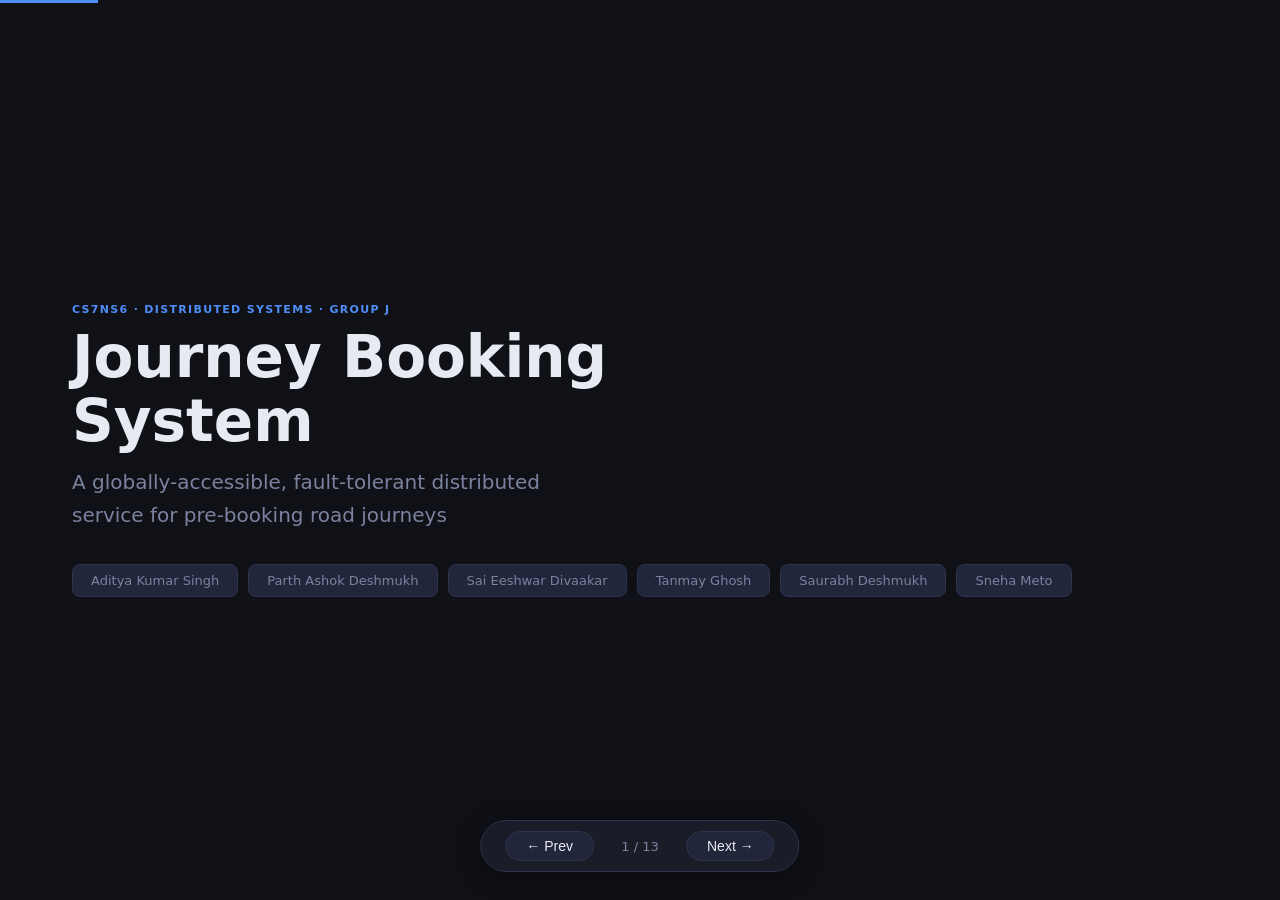
<file: docs/demo-slides.html>
<!DOCTYPE html>
<html lang="en">
<head>
<meta charset="UTF-8">
<meta name="viewport" content="width=device-width, initial-scale=1.0">
<title>Group J — Distributed Journey Booking System</title>
<style>
  :root {
    --bg:      #0f1117;
    --surface: #1a1d27;
    --card:    #22263a;
    --accent:  #4f8ef7;
    --green:   #3ecf8e;
    --orange:  #f7934f;
    --red:     #f74f4f;
    --yellow:  #f7d44f;
    --text:    #e8eaf2;
    --muted:   #7b82a0;
    --border:  #2e3350;
  }
  * { box-sizing: border-box; margin: 0; padding: 0; }
  body {
    font-family: 'Segoe UI', system-ui, sans-serif;
    background: var(--bg);
    color: var(--text);
    height: 100vh;
    overflow: hidden;
  }

  /* ── Slide container ── */
  .deck { width: 100%; height: 100vh; position: relative; }
  .slide {
    position: absolute; inset: 0;
    display: none; flex-direction: column;
    padding: 52px 72px;
    background: var(--bg);
    animation: fadeIn .25s ease;
  }
  .slide.active { display: flex; }
  @keyframes fadeIn { from { opacity: 0; transform: translateY(6px); } to { opacity: 1; transform: translateY(0); } }

  /* ── Navigation ── */
  .nav {
    position: fixed; bottom: 28px; left: 50%; transform: translateX(-50%);
    display: flex; align-items: center; gap: 16px;
    background: var(--surface); border: 1px solid var(--border);
    border-radius: 40px; padding: 10px 24px;
    z-index: 100; box-shadow: 0 4px 24px rgba(0,0,0,.4);
  }
  .nav button {
    background: var(--card); border: 1px solid var(--border);
    color: var(--text); border-radius: 20px;
    padding: 6px 20px; cursor: pointer; font-size: 14px;
    transition: background .15s, border-color .15s;
  }
  .nav button:hover { background: var(--accent); border-color: var(--accent); }
  #slide-counter { font-size: 13px; color: var(--muted); min-width: 60px; text-align: center; }
  .progress {
    position: fixed; top: 0; left: 0; height: 3px;
    background: var(--accent); transition: width .25s;
    z-index: 100;
  }

  /* ── Typography ── */
  .eyebrow {
    font-size: 11px; letter-spacing: .12em; text-transform: uppercase;
    color: var(--accent); margin-bottom: 10px; font-weight: 600;
  }
  h1 { font-size: 52px; font-weight: 700; line-height: 1.1; }
  h2 { font-size: 34px; font-weight: 700; line-height: 1.15; margin-bottom: 28px; }
  h3 { font-size: 19px; font-weight: 600; margin-bottom: 10px; }
  p  { font-size: 16px; line-height: 1.65; color: var(--muted); }
  .subtitle { font-size: 20px; color: var(--muted); margin-top: 12px; }
  .tag {
    display: inline-block; font-size: 11px; font-weight: 700;
    letter-spacing: .08em; text-transform: uppercase;
    padding: 3px 10px; border-radius: 4px; margin-right: 6px;
  }
  .tag-blue   { background: rgba(79,142,247,.15); color: var(--accent); }
  .tag-green  { background: rgba(62,207,142,.15); color: var(--green);  }
  .tag-orange { background: rgba(247,147,79,.15); color: var(--orange); }
  .tag-red    { background: rgba(247,79,79,.15);  color: var(--red);    }
  .tag-yellow { background: rgba(247,212,79,.15); color: var(--yellow); }

  /* ── Layout helpers ── */
  .cols { display: grid; gap: 24px; }
  .cols-2 { grid-template-columns: 1fr 1fr; }
  .cols-3 { grid-template-columns: 1fr 1fr 1fr; }
  .cols-4 { grid-template-columns: repeat(4, 1fr); }
  .card {
    background: var(--card); border: 1px solid var(--border);
    border-radius: 12px; padding: 22px 24px;
  }
  .card-accent { border-left: 3px solid var(--accent); }
  .card-green  { border-left: 3px solid var(--green);  }
  .card-orange { border-left: 3px solid var(--orange); }
  .card-red    { border-left: 3px solid var(--red);    }
  .card-yellow { border-left: 3px solid var(--yellow); }

  ul { list-style: none; padding: 0; }
  ul li { padding: 5px 0; font-size: 15px; color: var(--muted); }
  ul li::before { content: "→ "; color: var(--accent); font-weight: 700; }

  /* ── Diagram elements ── */
  .flow {
    display: flex; align-items: center; gap: 0;
    background: var(--surface); border: 1px solid var(--border);
    border-radius: 10px; padding: 18px 24px;
    overflow: hidden; flex-wrap: wrap; row-gap: 12px;
  }
  .flow-box {
    background: var(--card); border: 1px solid var(--border);
    border-radius: 8px; padding: 10px 16px;
    font-size: 13px; font-weight: 600; white-space: nowrap;
    text-align: center;
  }
  .flow-arrow {
    font-size: 18px; color: var(--muted); padding: 0 10px; flex-shrink: 0;
  }
  .flow-box.highlight { border-color: var(--accent); color: var(--accent); }
  .flow-box.ok        { border-color: var(--green);  color: var(--green);  }
  .flow-box.warn      { border-color: var(--orange); color: var(--orange); }
  .flow-box.bad       { border-color: var(--red);    color: var(--red);    }

  /* ── Service grid ── */
  .svc {
    display: flex; flex-direction: column; justify-content: space-between;
    background: var(--card); border: 1px solid var(--border);
    border-radius: 10px; padding: 18px;
  }
  .svc-name { font-size: 14px; font-weight: 700; margin-bottom: 6px; }
  .svc-lang { font-size: 11px; color: var(--muted); margin-bottom: 10px; }
  .svc-desc { font-size: 12px; color: var(--muted); line-height: 1.5; }

  /* ── Title slide ── */
  .title-slide { justify-content: center; }
  .title-slide h1 { font-size: 58px; }
  .members { display: flex; flex-wrap: wrap; gap: 10px; margin-top: 32px; }
  .member-tag {
    background: var(--card); border: 1px solid var(--border);
    border-radius: 8px; padding: 8px 18px;
    font-size: 13px; color: var(--muted);
  }

  /* ── Tradeoff table ── */
  .tradeoff-table { width: 100%; border-collapse: collapse; font-size: 14px; }
  .tradeoff-table th {
    background: var(--surface); color: var(--muted);
    text-align: left; padding: 10px 14px;
    font-size: 11px; letter-spacing: .08em; text-transform: uppercase;
    border-bottom: 1px solid var(--border);
  }
  .tradeoff-table td {
    padding: 10px 14px; border-bottom: 1px solid var(--border);
    vertical-align: top; color: var(--muted); line-height: 1.5;
  }
  .tradeoff-table tr:last-child td { border-bottom: none; }
  .tradeoff-table td:first-child { color: var(--text); font-weight: 600; }

  /* ── Demo step list ── */
  .steps { counter-reset: step; }
  .step {
    counter-increment: step;
    display: flex; gap: 18px; align-items: flex-start;
    padding: 14px 0; border-bottom: 1px solid var(--border);
  }
  .step:last-child { border-bottom: none; }
  .step-num {
    background: var(--accent); color: #fff;
    font-size: 12px; font-weight: 800;
    width: 26px; height: 26px; border-radius: 50%;
    display: flex; align-items: center; justify-content: center;
    flex-shrink: 0; margin-top: 2px;
  }
  .step-title { font-size: 15px; font-weight: 600; margin-bottom: 3px; }
  .step-desc  { font-size: 13px; color: var(--muted); line-height: 1.5; }

  /* ── Stat boxes ── */
  .stat { text-align: center; padding: 24px 16px; }
  .stat-num { font-size: 40px; font-weight: 800; color: var(--accent); }
  .stat-label { font-size: 13px; color: var(--muted); margin-top: 4px; }

  /* ── Known gap list ── */
  .gap-item {
    background: var(--card); border: 1px solid var(--border);
    border-left: 3px solid var(--orange);
    border-radius: 8px; padding: 14px 18px; margin-bottom: 10px;
  }
  .gap-title { font-size: 14px; font-weight: 700; margin-bottom: 4px; }
  .gap-body  { font-size: 13px; color: var(--muted); line-height: 1.5; }
</style>
</head>
<body>

<div class="progress" id="progress"></div>

<div class="deck" id="deck">

  <!-- ═══════════════════════════════════════════ SLIDE 1 — TITLE -->
  <div class="slide title-slide active">
    <div class="eyebrow">CS7NS6 · Distributed Systems · Group J</div>
    <h1>Journey Booking<br>System</h1>
    <p class="subtitle">A globally-accessible, fault-tolerant distributed<br>service for pre-booking road journeys</p>
    <div class="members">
      <span class="member-tag">Aditya Kumar Singh</span>
      <span class="member-tag">Parth Ashok Deshmukh</span>
      <span class="member-tag">Sai Eeshwar Divaakar</span>
      <span class="member-tag">Tanmay Ghosh</span>
      <span class="member-tag">Saurabh Deshmukh</span>
      <span class="member-tag">Sneha Meto</span>
    </div>
  </div>

  <!-- ═══════════════════════════════════════════ SLIDE 2 — PROBLEM -->
  <div class="slide">
    <div class="eyebrow">Problem Statement</div>
    <h2>What are we building?</h2>
    <div class="cols cols-2" style="margin-bottom:24px;">
      <div class="card card-accent">
        <h3>The Constraint</h3>
        <p>No driver may start a journey without a <strong style="color:var(--text)">confirmed booking</strong>. The system must enforce this even under concurrent load and partial failures.</p>
      </div>
      <div class="card card-green">
        <h3>The Scale</h3>
        <p>1M active drivers nationally. 30% book in a 30-minute morning peak = <strong style="color:var(--text)">~167 bookings/s</strong>. Our two-node demo targets 50/s per node.</p>
      </div>
    </div>
    <div class="cols cols-3">
      <div class="card">
        <h3>Drivers</h3>
        <ul>
          <li>Register &amp; login</li>
          <li>Book a journey</li>
          <li>Get real-time confirmation</li>
          <li>Cancel bookings</li>
        </ul>
      </div>
      <div class="card">
        <h3>System</h3>
        <ul>
          <li>Detect scheduling conflicts</li>
          <li>Enforce road capacity</li>
          <li>Survive node failures</li>
          <li>Replicate across laptops</li>
        </ul>
      </div>
      <div class="card">
        <h3>Enforcement Agents</h3>
        <ul>
          <li>Verify vehicle at roadside</li>
          <li>&lt;200ms response required</li>
          <li>Works during partitions</li>
          <li>Sub-20ms cache hit</li>
        </ul>
      </div>
    </div>
  </div>

  <!-- ═══════════════════════════════════════════ SLIDE 3 — ARCHITECTURE -->
  <div class="slide">
    <div class="eyebrow">Architecture</div>
    <h2>Six microservices, each with its own database</h2>
    <div class="cols cols-3" style="margin-bottom:20px;">
      <div class="svc">
        <div>
          <div class="svc-name" style="color:var(--accent)">User Service</div>
          <div class="svc-lang">Python / FastAPI · Port 8001</div>
          <div class="svc-desc">JWT auth, vehicle CRUD, distributed lock on registration, read/write replica split</div>
        </div>
      </div>
      <div class="svc">
        <div>
          <div class="svc-name" style="color:var(--green)">Journey Service</div>
          <div class="svc-lang">Python / FastAPI · Port 8002</div>
          <div class="svc-desc">Saga orchestrator, transactional outbox, circuit breaker, idempotency, 2PC coordinator, peer health monitor</div>
        </div>
      </div>
      <div class="svc">
        <div>
          <div class="svc-name" style="color:var(--orange)">Conflict Service</div>
          <div class="svc-lang">Go / chi · Port 8003</div>
          <div class="svc-desc">SERIALIZABLE + SELECT FOR UPDATE, 1km grid-cell road model, 30-min slots, cross-node slot replication</div>
        </div>
      </div>
    </div>
    <div class="cols cols-3">
      <div class="svc">
        <div>
          <div class="svc-name" style="color:var(--yellow)">Notification Service</div>
          <div class="svc-lang">Go / chi + Gorilla WS · Port 8004</div>
          <div class="svc-desc">WebSocket push, Redis history (50 entries, 7-day TTL), exactly-once dedup via SETNX</div>
        </div>
      </div>
      <div class="svc">
        <div>
          <div class="svc-name" style="color:var(--red)">Enforcement Service</div>
          <div class="svc-lang">Python / FastAPI · Port 8005</div>
          <div class="svc-desc">Redis-first lookup, &lt;20ms cache hit, stale header on partition, licence→user cache 24h TTL</div>
        </div>
      </div>
      <div class="svc">
        <div>
          <div class="svc-name" style="color:var(--muted)">Analytics Service</div>
          <div class="svc-lang">Go / chi · Port 8006</div>
          <div class="svc-desc">Dual-write counters, hourly rollup, WAL replica-lag endpoint, aggregate health view</div>
        </div>
      </div>
    </div>
  </div>

  <!-- ═══════════════════════════════════════════ SLIDE 4 — INFRA -->
  <div class="slide">
    <div class="eyebrow">Infrastructure</div>
    <h2>26 containers, every node runs the full stack</h2>
    <div class="cols cols-4" style="margin-bottom:20px;">
      <div class="stat card">
        <div class="stat-num">4</div>
        <div class="stat-label">PostgreSQL primary+replica pairs (one per service)</div>
      </div>
      <div class="stat card">
        <div class="stat-num">3</div>
        <div class="stat-label">Redis Sentinel nodes (quorum 2)</div>
      </div>
      <div class="stat card">
        <div class="stat-num">3</div>
        <div class="stat-label">RabbitMQ cluster nodes (topic exchange)</div>
      </div>
      <div class="stat card">
        <div class="stat-num">2</div>
        <div class="stat-label">nginx instances behind HAProxy at :8080</div>
      </div>
    </div>
    <div class="cols cols-2">
      <div class="card card-accent">
        <h3>Why database-per-service?</h3>
        <p>Independent schema evolution, no cross-service joins, bounded failure blast radius. Each service owns its data contract. Trade-off: joins become API calls.</p>
      </div>
      <div class="card card-green">
        <h3>Why every laptop runs the full stack?</h3>
        <p>Losing one laptop doesn't take the system down. No shared database tier to fail. Active-active means any node can serve any request. Trade-off: more memory per machine.</p>
      </div>
    </div>
  </div>

  <!-- ═══════════════════════════════════════════ SLIDE 5 — BOOKING SAGA -->
  <div class="slide">
    <div class="eyebrow">Core Flow</div>
    <h2>The Booking Saga</h2>
    <div class="flow" style="margin-bottom:24px;">
      <div class="flow-box">Client POST /journeys</div>
      <div class="flow-arrow">→</div>
      <div class="flow-box">Idempotency check</div>
      <div class="flow-arrow">→</div>
      <div class="flow-box highlight">INSERT PENDING</div>
      <div class="flow-arrow">→</div>
      <div class="flow-box">SERIALIZABLE check<br><small style="color:var(--muted)">conflict-service</small></div>
      <div class="flow-arrow">→</div>
      <div class="flow-box ok">CONFIRMED +<br>outbox event</div>
      <div class="flow-arrow">→</div>
      <div class="flow-box">RabbitMQ fan-out<br><small style="color:var(--muted)">async</small></div>
    </div>
    <div class="cols cols-3">
      <div class="card card-accent">
        <h3>Transactional Outbox</h3>
        <p>Journey row and outbox event written in <strong style="color:var(--text)">one DB transaction</strong>. Background drainer publishes to RabbitMQ every 2s. Survives broker restarts — no confirmed booking is ever lost.</p>
      </div>
      <div class="card card-green">
        <h3>Idempotency Keys</h3>
        <p>Client sends <code style="color:var(--green)">Idempotency-Key</code> header. Duplicate requests return the <strong style="color:var(--text)">cached result</strong> without re-running the saga. Safe to retry on network failure.</p>
      </div>
      <div class="card card-orange">
        <h3>Conflict Check</h3>
        <p>Three checks in one <code style="color:var(--orange)">SERIALIZABLE</code> transaction: driver overlap, vehicle overlap, road-segment capacity. <strong style="color:var(--text)">SELECT FOR UPDATE</strong> prevents two concurrent bookings both passing.</p>
      </div>
    </div>
  </div>

  <!-- ═══════════════════════════════════════════ SLIDE 6 — CONFLICT DETECTION -->
  <div class="slide">
    <div class="eyebrow">Conflict Detection</div>
    <h2>Grid-cell road capacity model</h2>
    <div class="cols cols-2" style="margin-bottom:20px;">
      <div class="card card-orange">
        <h3>How the grid works</h3>
        <p>Each road is broken into <strong style="color:var(--text)">~1km grid cells</strong> (0.01° resolution). Each cell has a capacity counter per <strong style="color:var(--text)">30-minute time slot</strong>. A booking walks the actual waypoints of its route and increments only the cells it physically crosses.</p>
        <br>
        <p>Two routes that are geographically close but on different roads <strong style="color:var(--text)">never contend</strong> — the lock is scoped to the exact cells traversed.</p>
      </div>
      <div class="card card-red">
        <h3>Why SERIALIZABLE + SELECT FOR UPDATE?</h3>
        <p>Application-level locking (Redis SETNX, optimistic version columns) has a race window between read and write. Two concurrent bookings for the same cell and slot will both read "capacity available" before either writes.</p>
        <br>
        <p><code style="color:var(--red)">SERIALIZABLE + SELECT FOR UPDATE</code> means the second transaction <strong style="color:var(--text)">deadlocks and retries</strong>, or sees the first commit and rejects. No race window at all.</p>
      </div>
    </div>
    <div class="card" style="background:var(--surface);">
      <h3>Three checks, one transaction</h3>
      <div class="flow">
        <div class="flow-box warn">Driver overlap?</div>
        <div class="flow-arrow">+</div>
        <div class="flow-box warn">Vehicle overlap?</div>
        <div class="flow-arrow">+</div>
        <div class="flow-box warn">Road capacity?</div>
        <div class="flow-arrow">→</div>
        <div class="flow-box ok">All clear → CONFIRMED</div>
        <div class="flow-arrow">or</div>
        <div class="flow-box bad">Any fail → REJECTED + reason</div>
      </div>
    </div>
  </div>

  <!-- ═══════════════════════════════════════════ SLIDE 7 — FAULT TOLERANCE -->
  <div class="slide">
    <div class="eyebrow">Fault Tolerance</div>
    <h2>What happens when things break?</h2>
    <table class="tradeoff-table">
      <thead>
        <tr>
          <th style="width:22%">Failure</th>
          <th>What the system does</th>
          <th style="width:28%">Mechanism</th>
        </tr>
      </thead>
      <tbody>
        <tr>
          <td>Journey service crash</td>
          <td>Outbox drainer resumes on restart. Browser resilientFetch retries peer node transparently.</td>
          <td><span class="tag tag-blue">Outbox</span><span class="tag tag-green">Client failover</span></td>
        </tr>
        <tr>
          <td>Conflict service crash</td>
          <td>conflict_client.py tries local, then each peer in PEER_CONFLICT_URLS. Per-URL circuit breakers open independently.</td>
          <td><span class="tag tag-orange">Circuit breaker</span><span class="tag tag-blue">Peer fallback</span></td>
        </tr>
        <tr>
          <td>RabbitMQ outage</td>
          <td>Outbox row already persisted in same DB transaction. Drainer replays entire backlog on reconnect.</td>
          <td><span class="tag tag-blue">Transactional outbox</span></td>
        </tr>
        <tr>
          <td>Redis primary loss</td>
          <td>Sentinel (quorum 2/3) promotes replica within ~15s. Services auto-reconnect.</td>
          <td><span class="tag tag-red">Redis Sentinel</span></td>
        </tr>
        <tr>
          <td>Full node kill</td>
          <td>Journey + user services return 503. Browser detects, switches to peer node — no re-login needed.</td>
          <td><span class="tag tag-green">Shared JWT secret</span><span class="tag tag-blue">localStorage peers</span></td>
        </tr>
        <tr>
          <td>Network partition</td>
          <td>Enforcement continues from cache with X-Cache-Stale header. Re-sync back-fills on merge.</td>
          <td><span class="tag tag-yellow">Partition manager</span><span class="tag tag-orange">Stale reads</span></td>
        </tr>
      </tbody>
    </table>
  </div>

  <!-- ═══════════════════════════════════════════ SLIDE 8 — MULTI-NODE -->
  <div class="slide">
    <div class="eyebrow">Multi-Node Design</div>
    <h2>How two laptops talk to each other</h2>
    <div class="cols cols-2" style="margin-bottom:20px;">
      <div>
        <div class="card card-accent" style="margin-bottom:14px;">
          <h3>Peer Discovery</h3>
          <p>Static env vars (<code>PEER_CONFLICT_URLS</code>) for known nodes at startup. <strong style="color:var(--text)">Dynamic gossip</strong> via POST /admin/peers/register at runtime — propagates to conflict, user, and journey services automatically.</p>
        </div>
        <div class="card card-green">
          <h3>Journey Replication</h3>
          <p>After every confirmed booking, a goroutine pushes to all peers via POST /internal/journeys/replicate. On boot: full catch-up pull from each peer. Safety net: 5-minute periodic re-sync.</p>
        </div>
      </div>
      <div>
        <div class="card card-orange" style="margin-bottom:14px;">
          <h3>Slot Replication (Conflict Service)</h3>
          <p>After each successful conflict check, slots are pushed to peers via /internal/slots/replicate. Catch-up sync on boot. Result: a booking on Node A blocks the same slot on Node B (after replication propagates).</p>
        </div>
        <div class="card card-yellow">
          <h3>Health Model: ALIVE → SUSPECT → DEAD</h3>
          <p>Each node probes peers every 10s. 3 misses → SUSPECT. 6 misses → DEAD. &lt;50% alive → LOCAL_ONLY mode. Visible at /health/nodes and in the frontend dashboard.</p>
        </div>
      </div>
    </div>
    <div class="card" style="background:var(--surface); padding:14px 20px;">
      <p style="font-size:13px;"><strong style="color:var(--text)">Key insight:</strong> JWTs are signed with the same shared secret on all nodes. A session started on Laptop A is valid on Laptop B — no re-login after failover.</p>
    </div>
  </div>

  <!-- ═══════════════════════════════════════════ SLIDE 9 — TRADEOFFS -->
  <div class="slide">
    <div class="eyebrow">Design Decisions & Tradeoffs</div>
    <h2>Why we made the choices we did</h2>
    <table class="tradeoff-table">
      <thead>
        <tr>
          <th style="width:24%">Decision</th>
          <th style="width:30%">Why we chose it</th>
          <th>The tradeoff we accepted</th>
        </tr>
      </thead>
      <tbody>
        <tr>
          <td>Active-active (every laptop runs full stack)</td>
          <td>Losing one node doesn't require manual failover. Any node can serve any request.</td>
          <td>Two bookings submitted simultaneously to two nodes can both pass within the ~200ms replication window. Documented, accepted for demo scale.</td>
        </tr>
        <tr>
          <td>Transactional outbox over dual-write</td>
          <td>Eliminates "wrote to DB, crashed before publishing to RabbitMQ" — the most common event-loss bug.</td>
          <td>Extra table to poll, 2-second delivery lag to RabbitMQ. Worth it for the durability guarantee.</td>
        </tr>
        <tr>
          <td>SERIALIZABLE in conflict-service only</td>
          <td>Only the conflict check needs serializable — ordinary CRUD (user login, journey list) doesn't. Avoids locking overhead on hot paths.</td>
          <td>More complex reasoning about which operations are safe at READ COMMITTED.</td>
        </tr>
        <tr>
          <td>Saga pattern (not distributed 2PC everywhere)</td>
          <td>Saga is non-blocking. 2PC blocks both participants until the coordinator responds — bad under network partitions.</td>
          <td>Requires explicit compensating transactions. 2PC is offered as an opt-in demo path (?mode=2pc).</td>
        </tr>
        <tr>
          <td>Redis-first enforcement</td>
          <td>Roadside checks are read-heavy and latency-critical (&lt;200ms hard limit). Redis gives &lt;20ms p95 on cache hit.</td>
          <td>Cache is cold on boot. First check after restart always pays the fallback REST cost.</td>
        </tr>
        <tr>
          <td>Shared JWT secret across nodes</td>
          <td>Enables transparent session migration — the user doesn't re-login after failover to a peer node.</td>
          <td>No per-node token revocation. Compromised secret affects all nodes.</td>
        </tr>
      </tbody>
    </table>
  </div>

  <!-- ═══════════════════════════════════════════ SLIDE 10 — KNOWN GAPS -->
  <div class="slide">
    <div class="eyebrow">Honest Assessment</div>
    <h2>Known limitations — not hidden</h2>
    <div class="cols cols-2">
      <div>
        <div class="gap-item">
          <div class="gap-title">Cross-node double-booking window</div>
          <div class="gap-body">Two bookings to two different nodes within ~200ms can both be CONFIRMED for the same slot. Fixing this requires a consensus protocol (Paxos/Raft) across nodes — out of scope for this exercise. Documented trade-off of active-active eventual consistency.</div>
        </div>
        <div class="gap-item">
          <div class="gap-title">No saga compensation retry</div>
          <div class="gap-body">If the conflict-service is permanently unreachable, the booking fails fast with REJECTED. There is no automatic retry loop or dead-letter compensation.</div>
        </div>
        <div class="gap-item">
          <div class="gap-title">Enforcement cache cold on boot</div>
          <div class="gap-body">First enforcement check after a restart always misses Redis and pays the fallback REST cost. No cache warming on startup was implemented.</div>
        </div>
      </div>
      <div>
        <div class="gap-item">
          <div class="gap-title">WebSocket registry in memory only</div>
          <div class="gap-body">The notification service holds active WebSocket connections in a process-local map. A restart drops all live connections; clients must reconnect. Notification history is safe in Redis — no data is lost, only the live push.</div>
        </div>
        <div class="gap-item">
          <div class="gap-title">No token blacklisting</div>
          <div class="gap-body">Revoked JWTs remain valid until natural expiry (24h). No deny-list on logout. Acceptable for a demo system; production would need Redis-backed revocation.</div>
        </div>
        <div class="gap-item">
          <div class="gap-title">RabbitMQ cluster unreliable on single host</div>
          <div class="gap-body">Three RabbitMQ nodes on one Docker host compete for the Erlang distribution port. All messaging semantics are demonstrated; cluster HA is better shown across physical machines.</div>
        </div>
      </div>
    </div>
  </div>

  <!-- ═══════════════════════════════════════════ SLIDE 11 — DEMO STEPS -->
  <div class="slide">
    <div class="eyebrow">Live Demo</div>
    <h2>Demo walkthrough — 9 steps</h2>
    <div class="cols cols-2">
      <div class="steps">
        <div class="step">
          <div class="step-num">1</div>
          <div>
            <div class="step-title">Both laptops start their stacks</div>
            <div class="step-desc">docker-compose up — 26 containers, healthy status on all services</div>
          </div>
        </div>
        <div class="step">
          <div class="step-num">2</div>
          <div>
            <div class="step-title">Register the peer</div>
            <div class="step-desc">POST /admin/peers/register — Laptop A learns about Laptop B. Health dashboard shows both nodes ALIVE.</div>
          </div>
        </div>
        <div class="step">
          <div class="step-num">3</div>
          <div>
            <div class="step-title">Book on Laptop A</div>
            <div class="step-desc">Journey CONFIRMED on Node A. Wait 2-3 seconds. Check Node B's journey list — same journey appears via replication.</div>
          </div>
        </div>
        <div class="step">
          <div class="step-num">4</div>
          <div>
            <div class="step-title">Cross-node conflict detection</div>
            <div class="step-desc">Try booking the same slot on Laptop B — REJECTED. The replicated slot blocked it.</div>
          </div>
        </div>
        <div class="step">
          <div class="step-num">5</div>
          <div>
            <div class="step-title">WebSocket notifications</div>
            <div class="step-desc">Real-time push visible in the browser on booking confirmation and cancellation.</div>
          </div>
        </div>
      </div>
      <div class="steps">
        <div class="step">
          <div class="step-num">6</div>
          <div>
            <div class="step-title">Conflict-service peer failover</div>
            <div class="step-desc">Stop Laptop A's conflict-service container. Book on Laptop A — request routes through Laptop B's conflict-service automatically.</div>
          </div>
        </div>
        <div class="step">
          <div class="step-num">7</div>
          <div>
            <div class="step-title">Full node kill</div>
            <div class="step-desc">POST /admin/simulate/fail — Laptop A returns 503. Frontend topbar shows "Failover: [Laptop B IP]". All operations continue.</div>
          </div>
        </div>
        <div class="step">
          <div class="step-num">8</div>
          <div>
            <div class="step-title">Recovery</div>
            <div class="step-desc">POST /admin/simulate/recover — Laptop A rejoins. 5-minute re-sync catches up any bookings made during downtime.</div>
          </div>
        </div>
        <div class="step">
          <div class="step-num">9</div>
          <div>
            <div class="step-title">Enforcement verification</div>
            <div class="step-desc">GET /api/enforcement/verify/vehicle/{plate} — sub-10ms cache hit returns is_valid: true with full journey data.</div>
          </div>
        </div>
      </div>
    </div>
  </div>

  <!-- ═══════════════════════════════════════════ SLIDE 12 — RESULTS -->
  <div class="slide">
    <div class="eyebrow">Test Results</div>
    <h2>What we verified</h2>
    <div class="cols cols-4" style="margin-bottom:20px;">
      <div class="stat card">
        <div class="stat-num" style="color:var(--green)">~250ms</div>
        <div class="stat-label">Booking saga p95 (slim stack)</div>
      </div>
      <div class="stat card">
        <div class="stat-num" style="color:var(--green)">&lt;20ms</div>
        <div class="stat-label">Enforcement cache hit p95</div>
      </div>
      <div class="stat card">
        <div class="stat-num" style="color:var(--green)">&lt;200ms</div>
        <div class="stat-label">Cross-node slot replication on LAN</div>
      </div>
      <div class="stat card">
        <div class="stat-num" style="color:var(--green)">1/10</div>
        <div class="stat-label">Confirmed under 10-concurrent-booking storm</div>
      </div>
    </div>
    <div class="cols cols-3">
      <div class="card card-green">
        <h3>Passes</h3>
        <ul>
          <li>Booking saga (single node)</li>
          <li>Idempotent retries</li>
          <li>Conflict detection (single + cross-node)</li>
          <li>Two-phase commit booking</li>
          <li>Circuit breaker open/close</li>
          <li>Outbox survives RabbitMQ restart</li>
          <li>Redis Sentinel failover</li>
          <li>Full-node kill + client failover</li>
          <li>JWT cross-node (no re-login)</li>
        </ul>
      </div>
      <div class="card card-yellow">
        <h3>Partial</h3>
        <ul>
          <li>Partition detection state machine<br><small style="color:var(--muted)">(correct on dep loss, not on live WAN partition)</small></li>
          <li>RabbitMQ 3-node cluster<br><small style="color:var(--muted)">(single node stable; cluster join unreliable on one host)</small></li>
        </ul>
      </div>
      <div class="card card-red">
        <h3>Known Gaps</h3>
        <ul>
          <li>Saga compensation retry</li>
          <li>Distributed tracing spans (Jaeger)</li>
          <li>Audit HMAC chain</li>
        </ul>
      </div>
    </div>
  </div>

  <!-- ═══════════════════════════════════════════ SLIDE 13 — SUMMARY -->
  <div class="slide">
    <div class="eyebrow">Summary</div>
    <h2>What this system demonstrates</h2>
    <div class="cols cols-3" style="margin-bottom:20px;">
      <div class="card card-accent">
        <h3>Consistency</h3>
        <ul>
          <li>SERIALIZABLE conflict detection</li>
          <li>SELECT FOR UPDATE</li>
          <li>Transactional outbox</li>
          <li>Idempotency keys</li>
          <li>Distributed lock (Redlock-style)</li>
        </ul>
      </div>
      <div class="card card-green">
        <h3>Availability</h3>
        <ul>
          <li>Active-active multi-node</li>
          <li>Circuit breakers per endpoint</li>
          <li>Client-side resilientFetch</li>
          <li>Redis Sentinel</li>
          <li>PostgreSQL WAL replication</li>
        </ul>
      </div>
      <div class="card card-orange">
        <h3>Partition Tolerance</h3>
        <ul>
          <li>CONNECTED→SUSPECTED→PARTITIONED</li>
          <li>Stale reads with X-Cache-Stale header</li>
          <li>Outbox replay on reconnect</li>
          <li>5-min periodic re-sync</li>
          <li>LOCAL_ONLY mode below quorum</li>
        </ul>
      </div>
    </div>
    <div class="card" style="background:var(--surface); text-align:center; padding:28px;">
      <p style="font-size:17px; color:var(--text);">
        Tested on single-laptop slim stack and two-laptop hotspot setup.<br>
        Full-node kill on Laptop A leaves sessions active on Laptop B <strong>without re-login</strong>.<br><br>
        <span style="color:var(--muted); font-size:14px;">Known trade-offs are documented, not hidden. The system meets all latency and availability targets from the NFR table.</span>
      </p>
    </div>
  </div>

</div><!-- /deck -->

<div class="nav">
  <button onclick="go(-1)">← Prev</button>
  <span id="slide-counter">1 / 13</span>
  <button onclick="go(1)">Next →</button>
</div>

<script>
  let cur = 0;
  const slides = document.querySelectorAll('.slide');
  const total  = slides.length;

  function show(n) {
    slides[cur].classList.remove('active');
    cur = (n + total) % total;
    slides[cur].classList.add('active');
    document.getElementById('slide-counter').textContent = (cur+1) + ' / ' + total;
    document.getElementById('progress').style.width = ((cur+1)/total*100) + '%';
  }

  function go(d) { show(cur + d); }

  document.addEventListener('keydown', e => {
    if (e.key === 'ArrowRight' || e.key === 'ArrowDown'  || e.key === ' ') go(1);
    if (e.key === 'ArrowLeft'  || e.key === 'ArrowUp')  go(-1);
  });

  // Init progress bar
  document.getElementById('progress').style.width = (1/total*100) + '%';
</script>
</body>
</html>
</file>
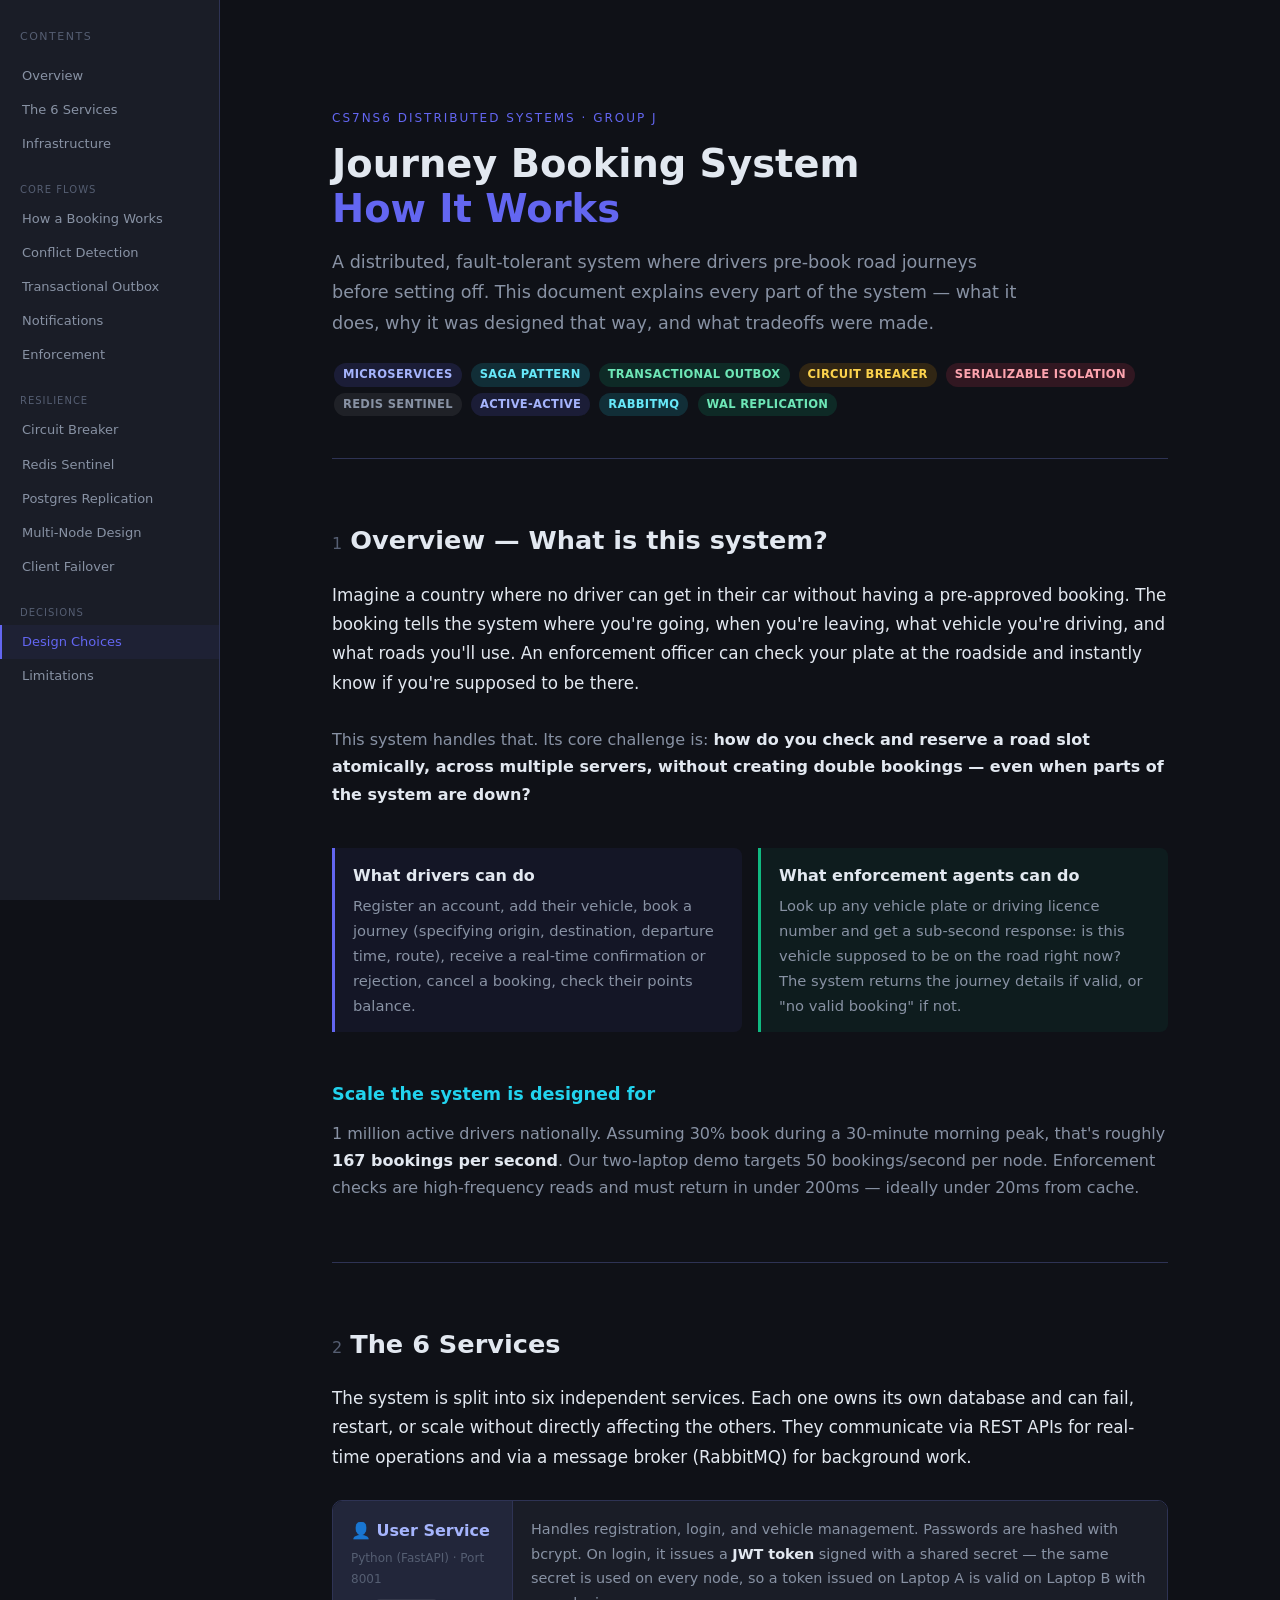
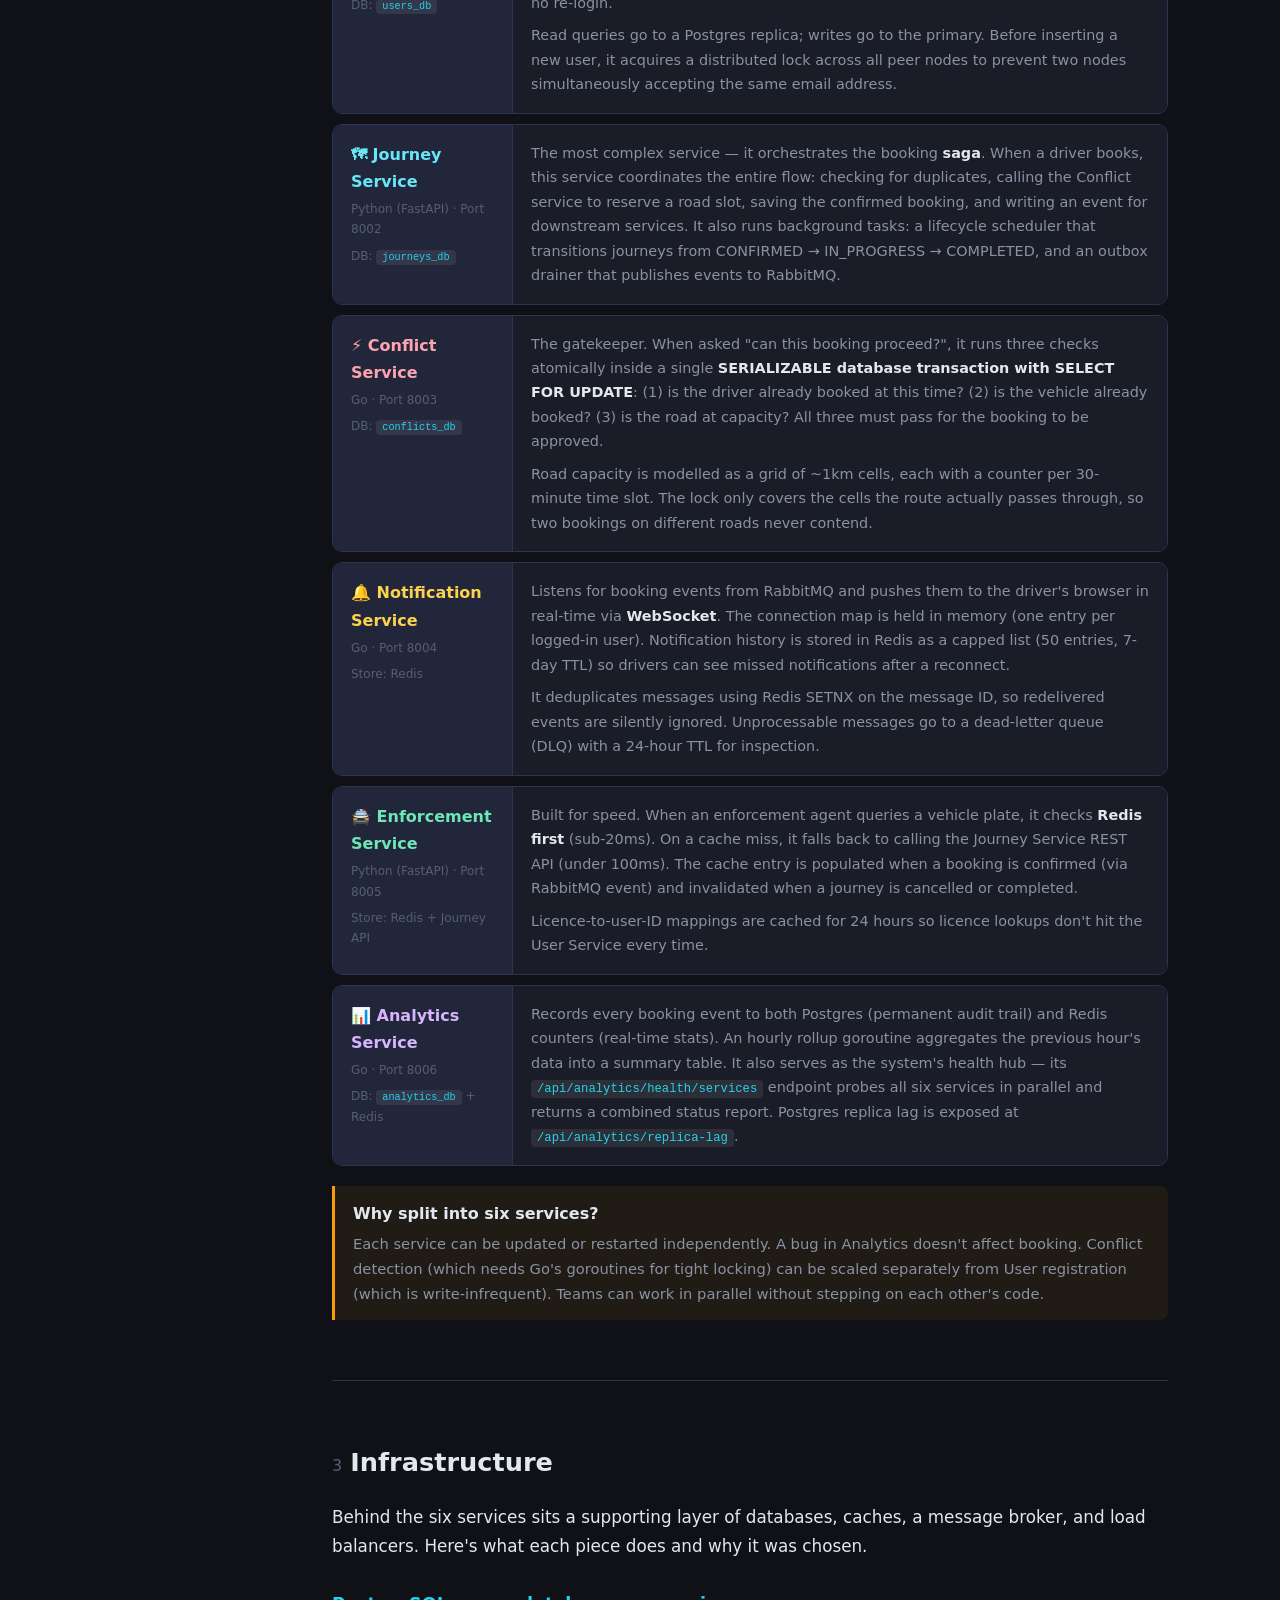
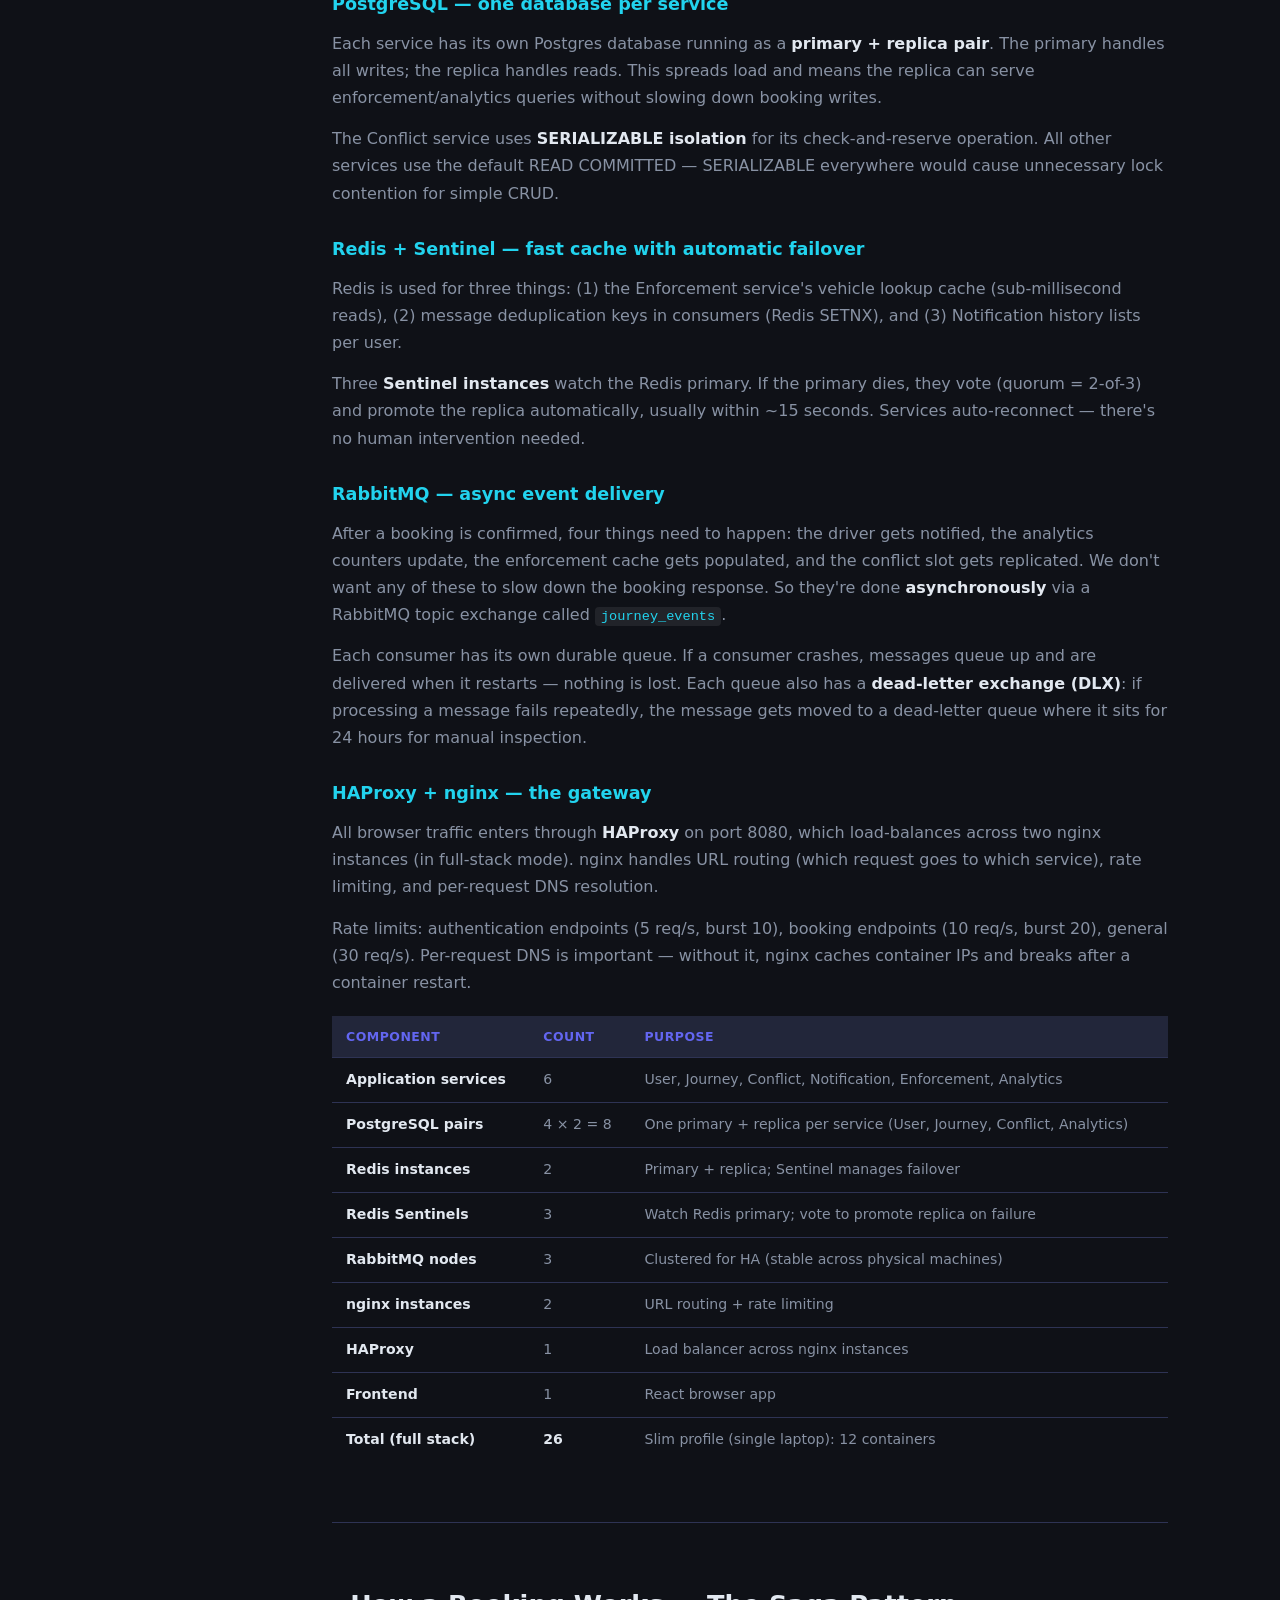
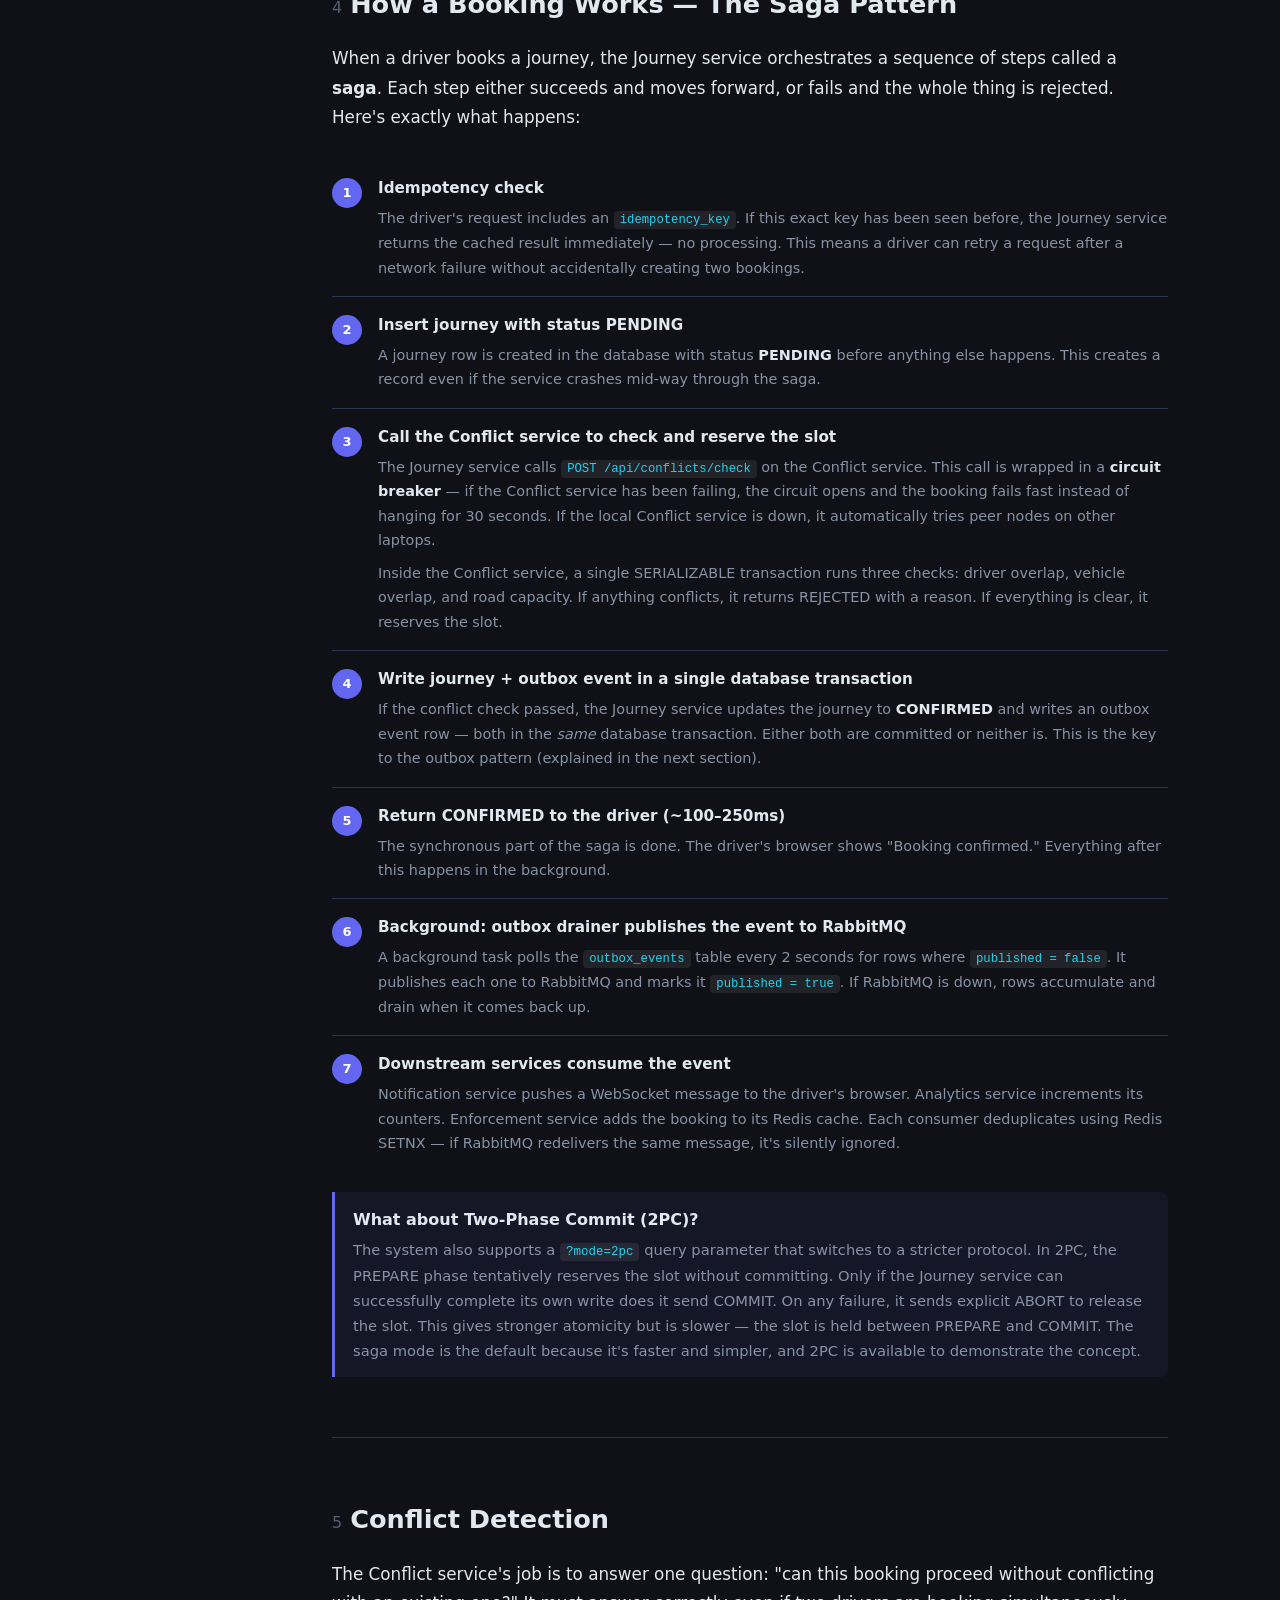
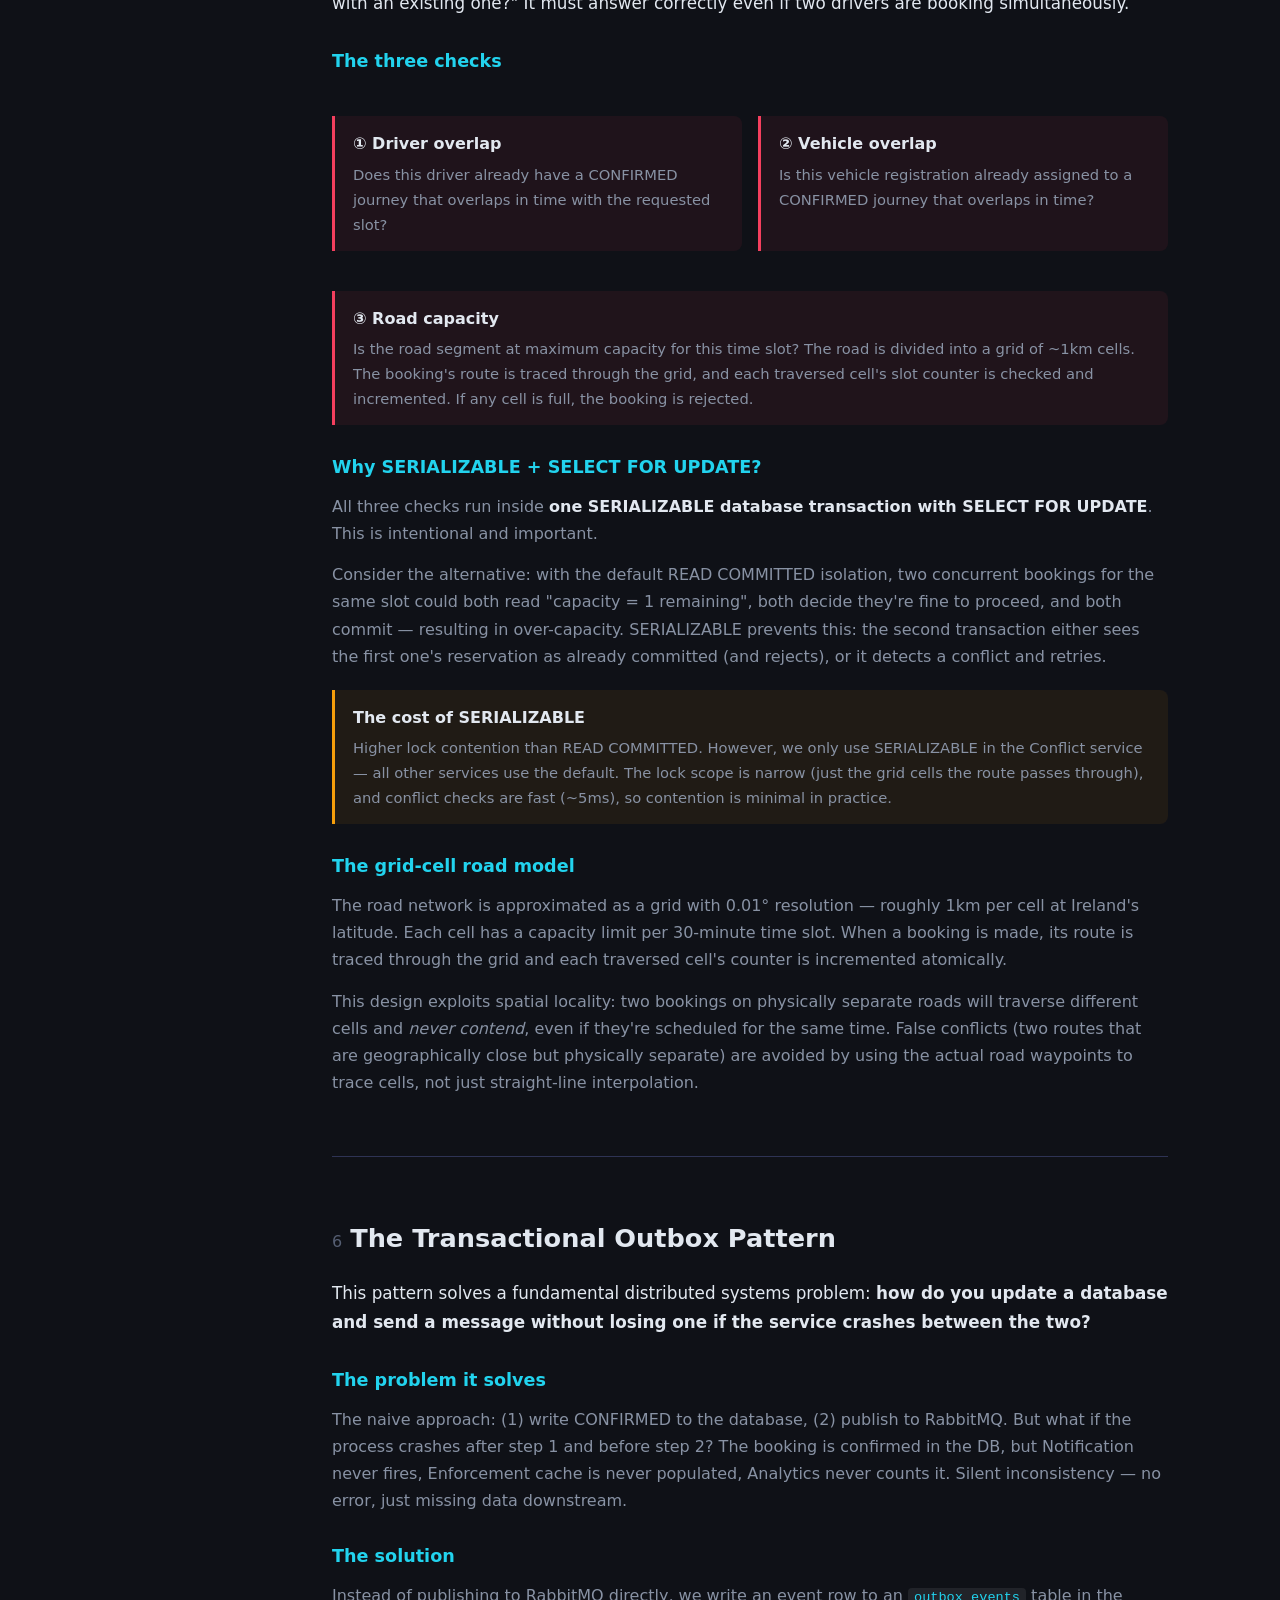
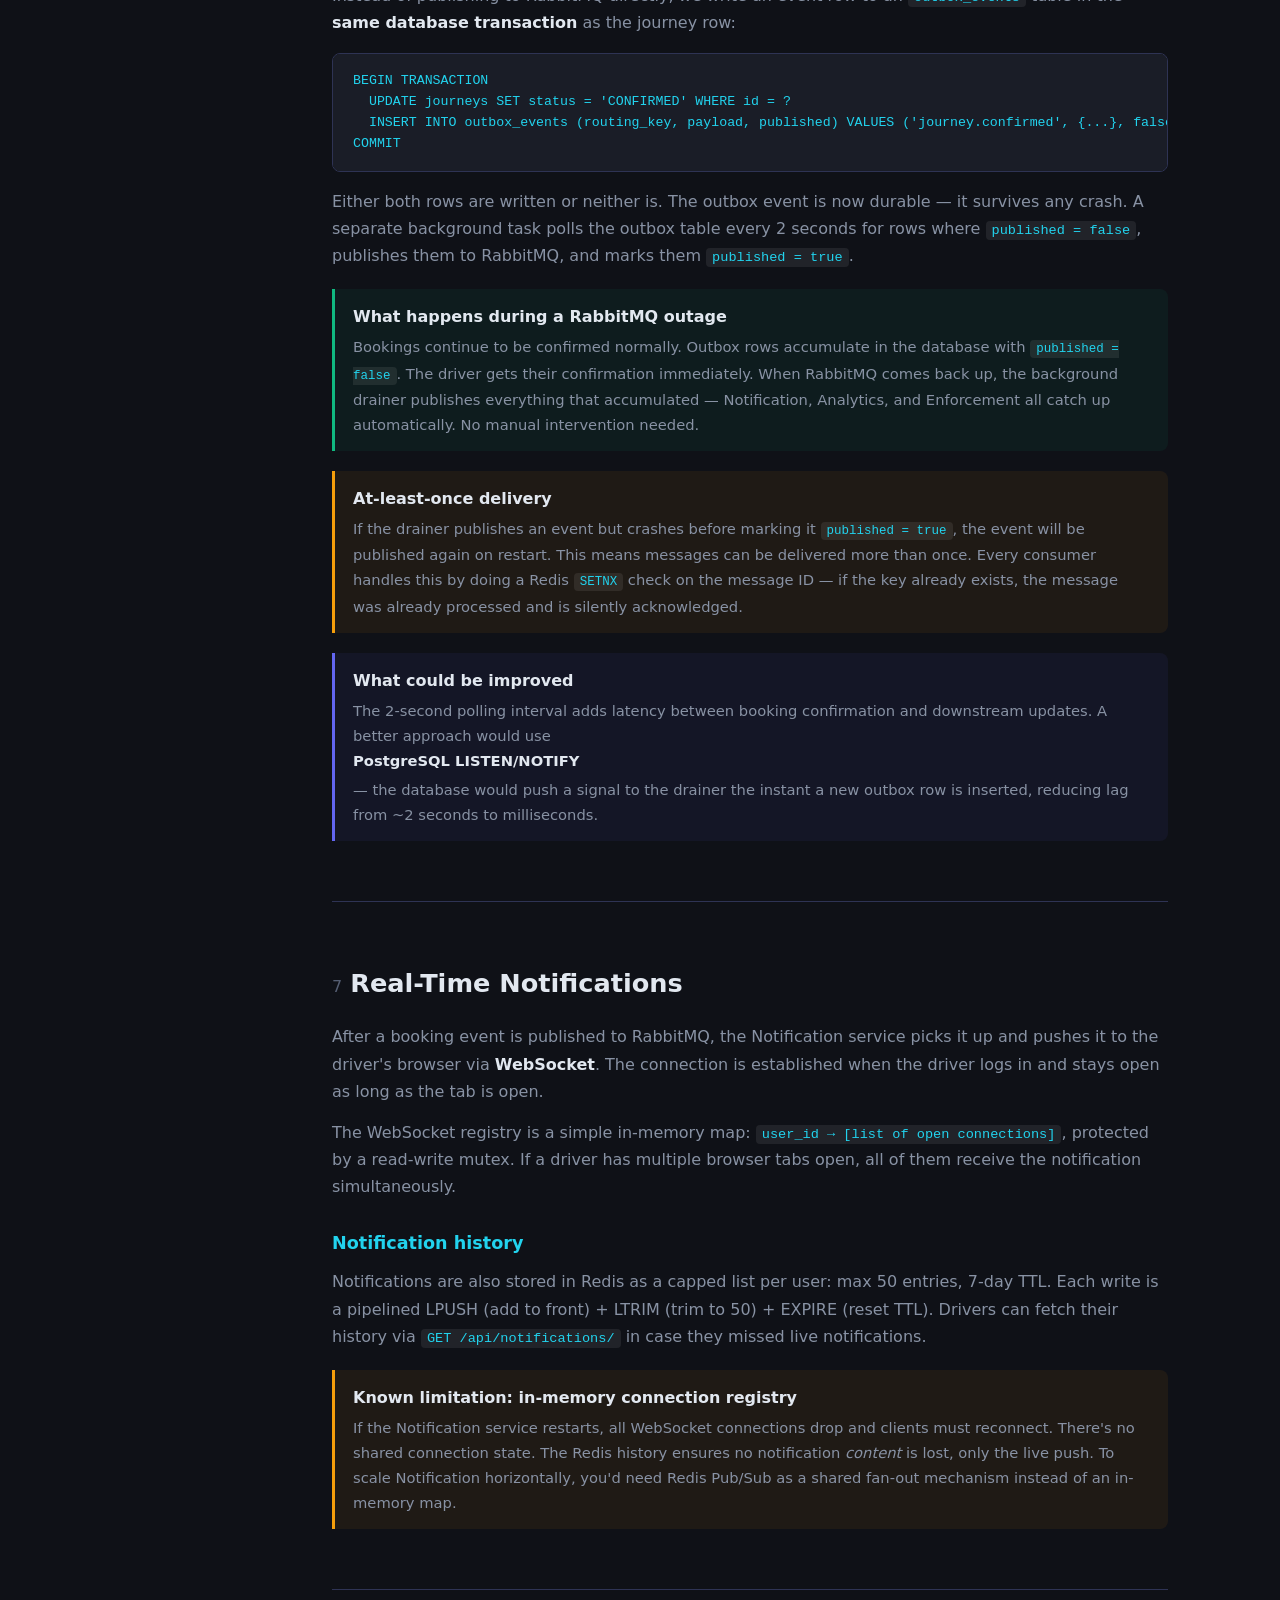
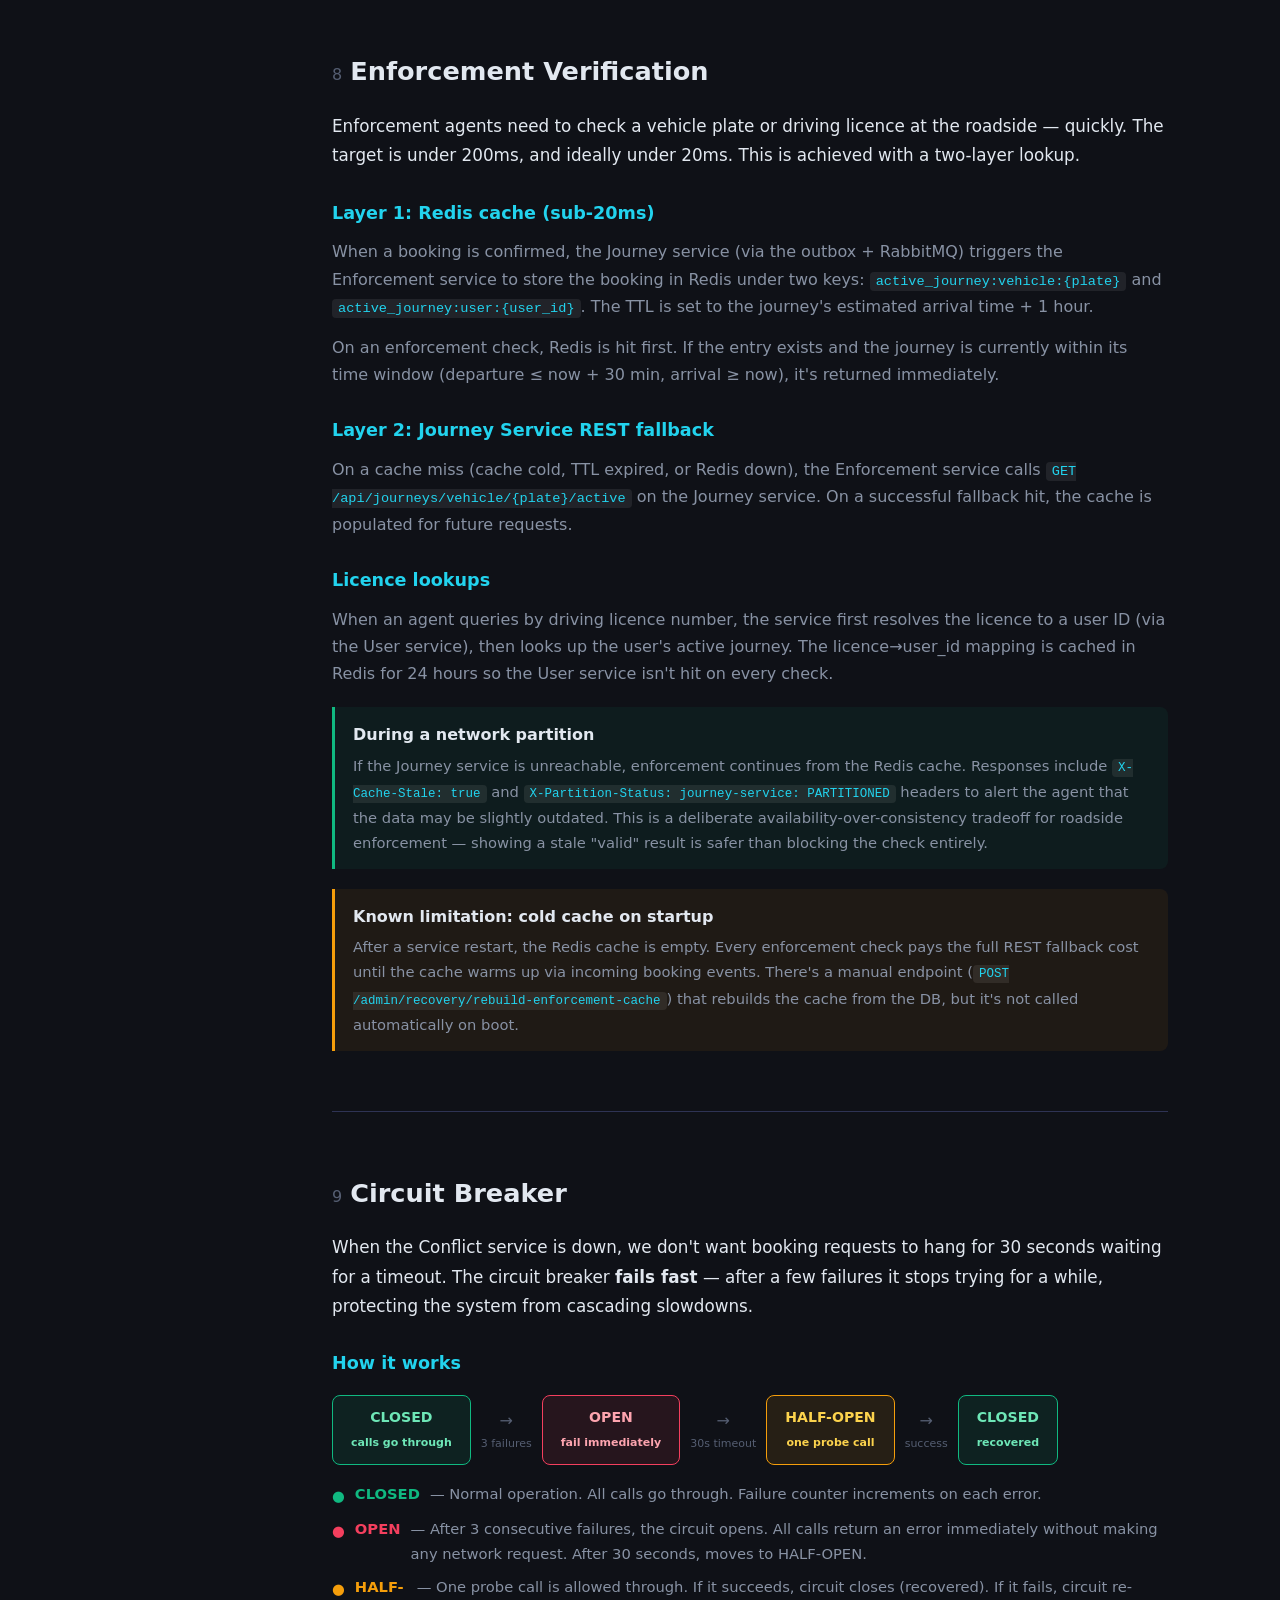
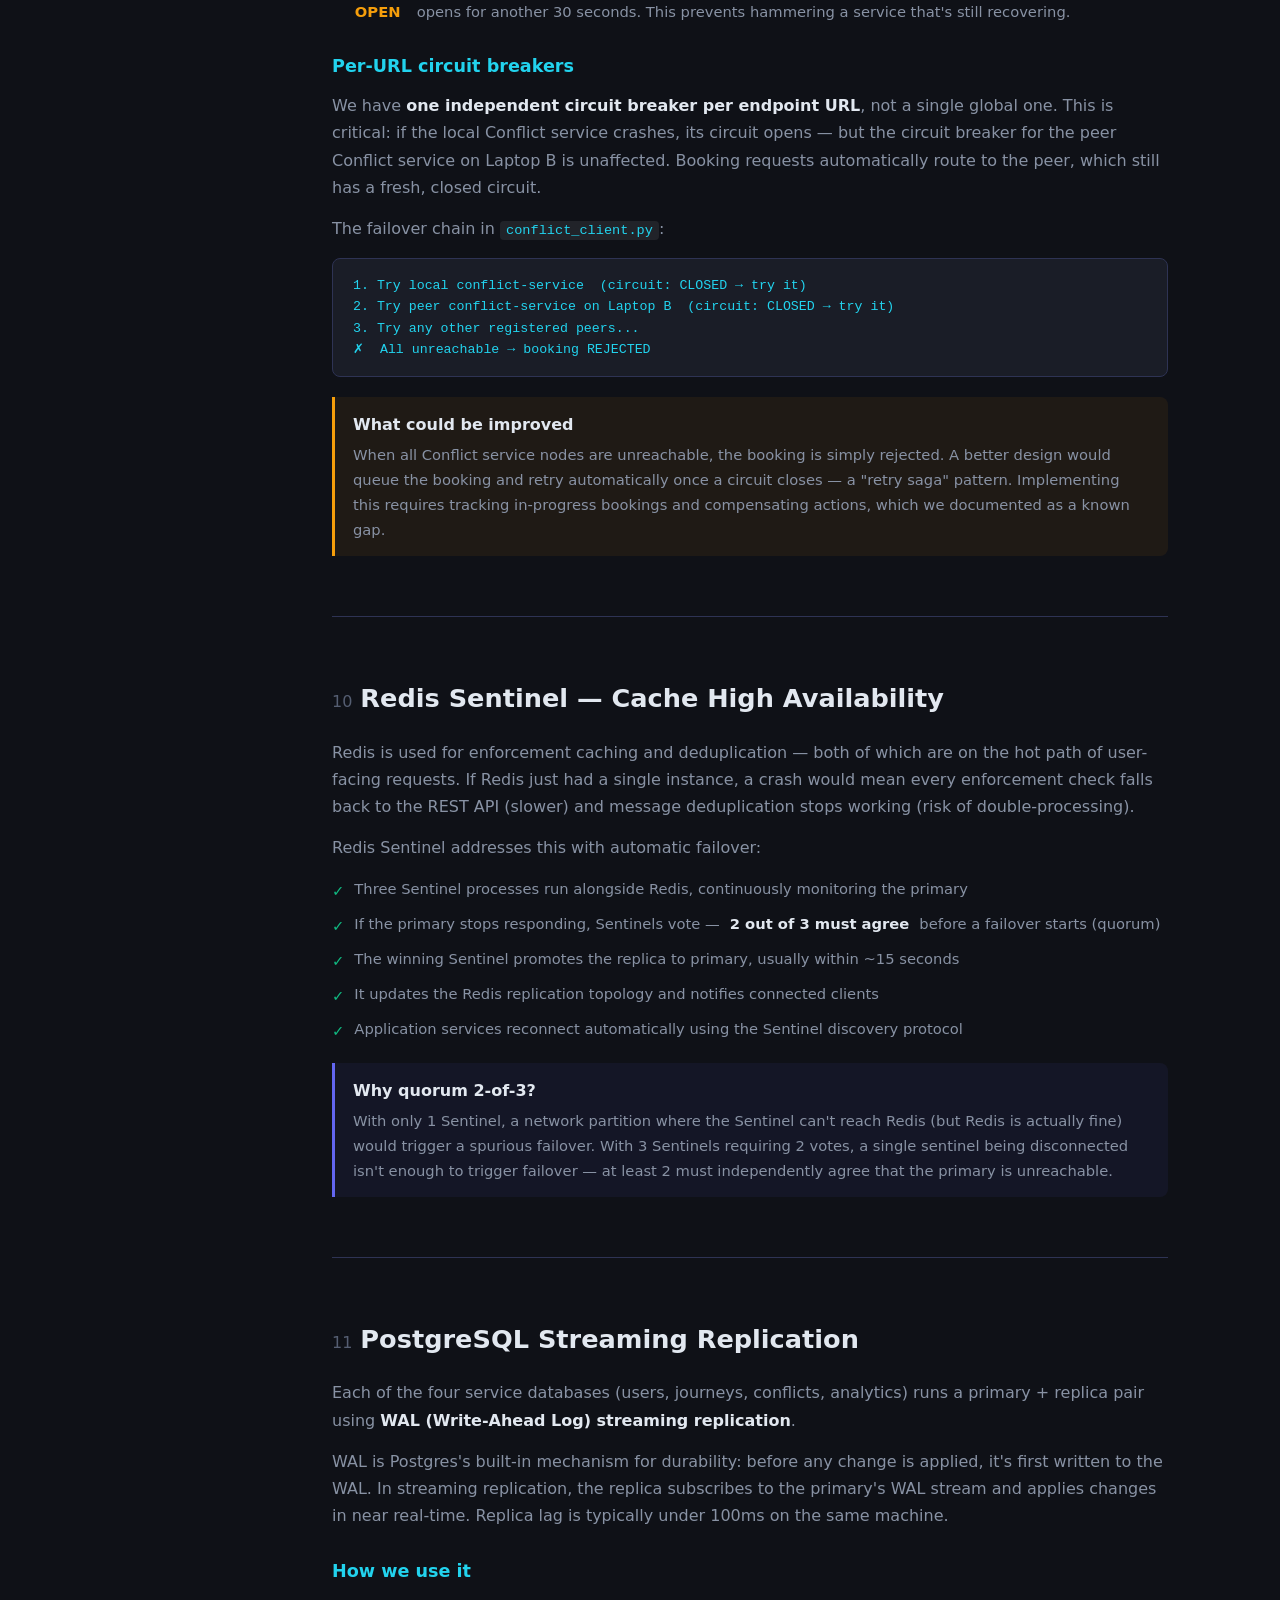
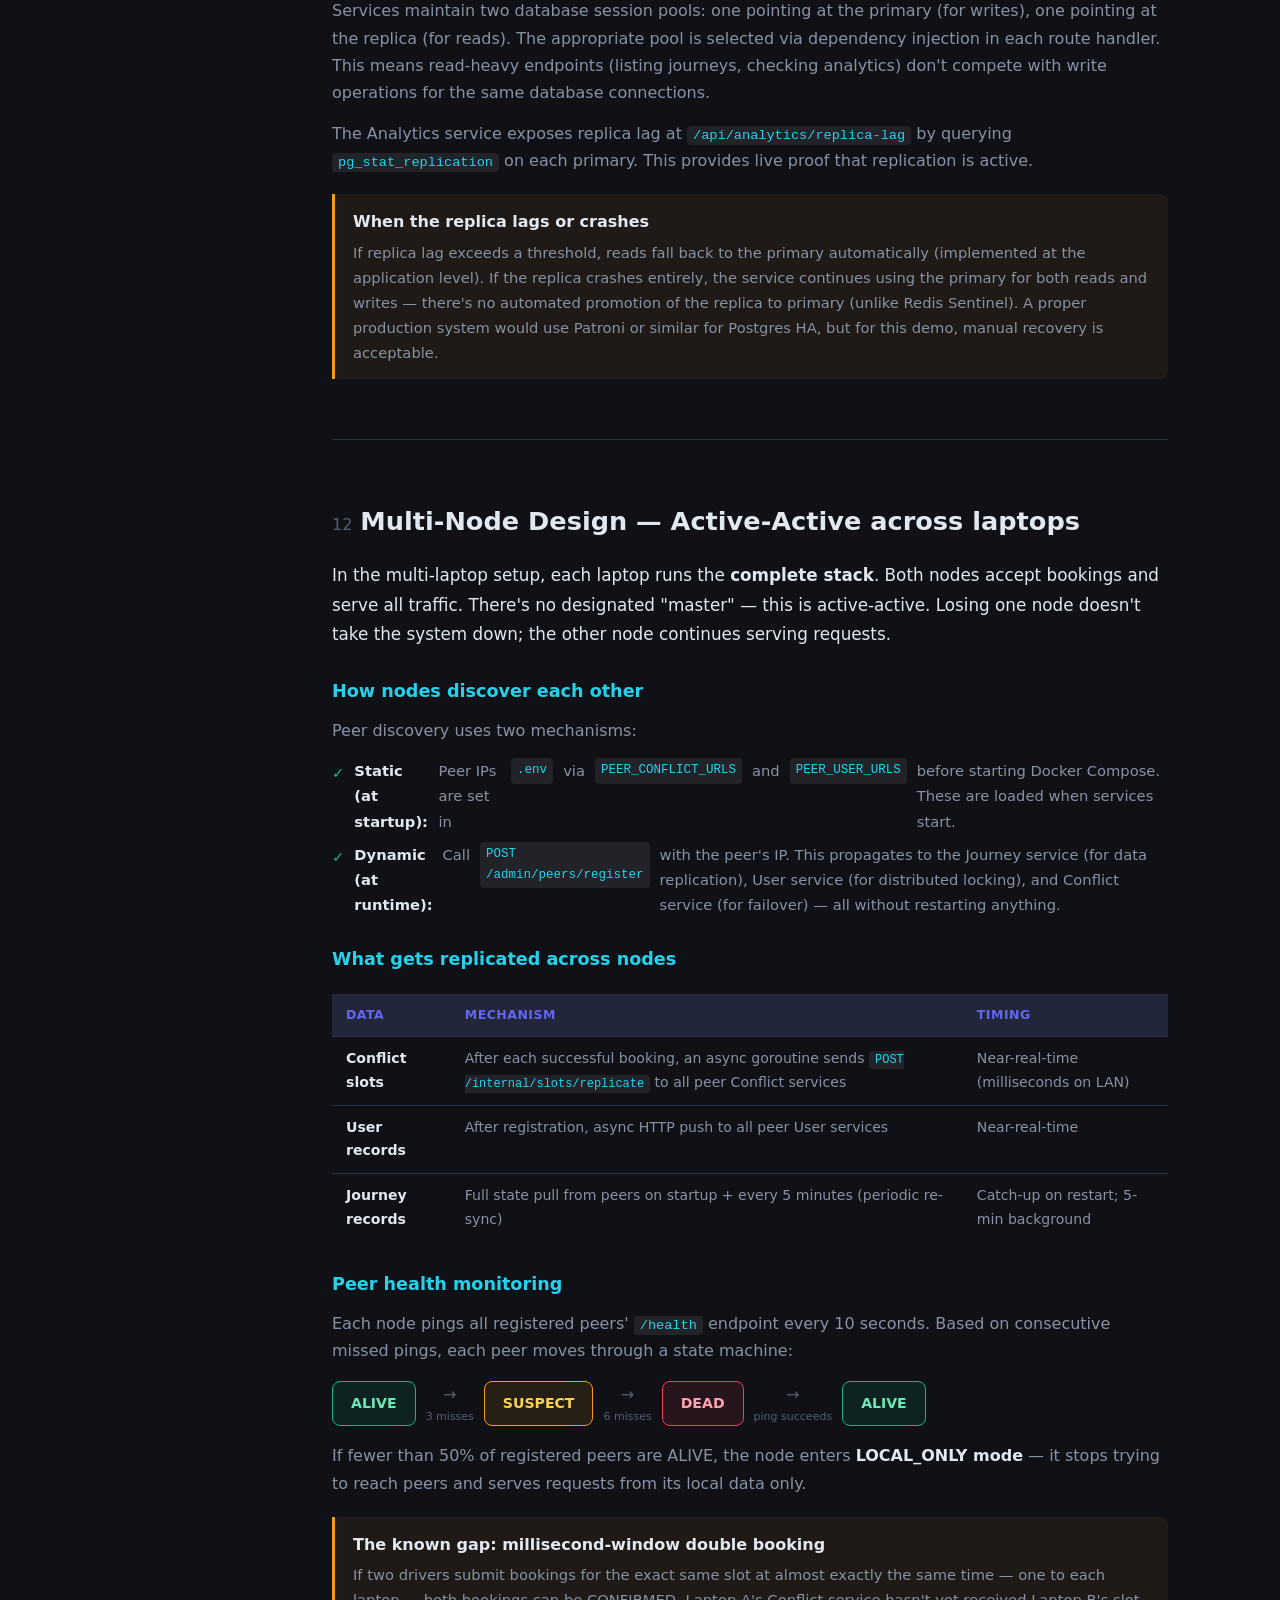
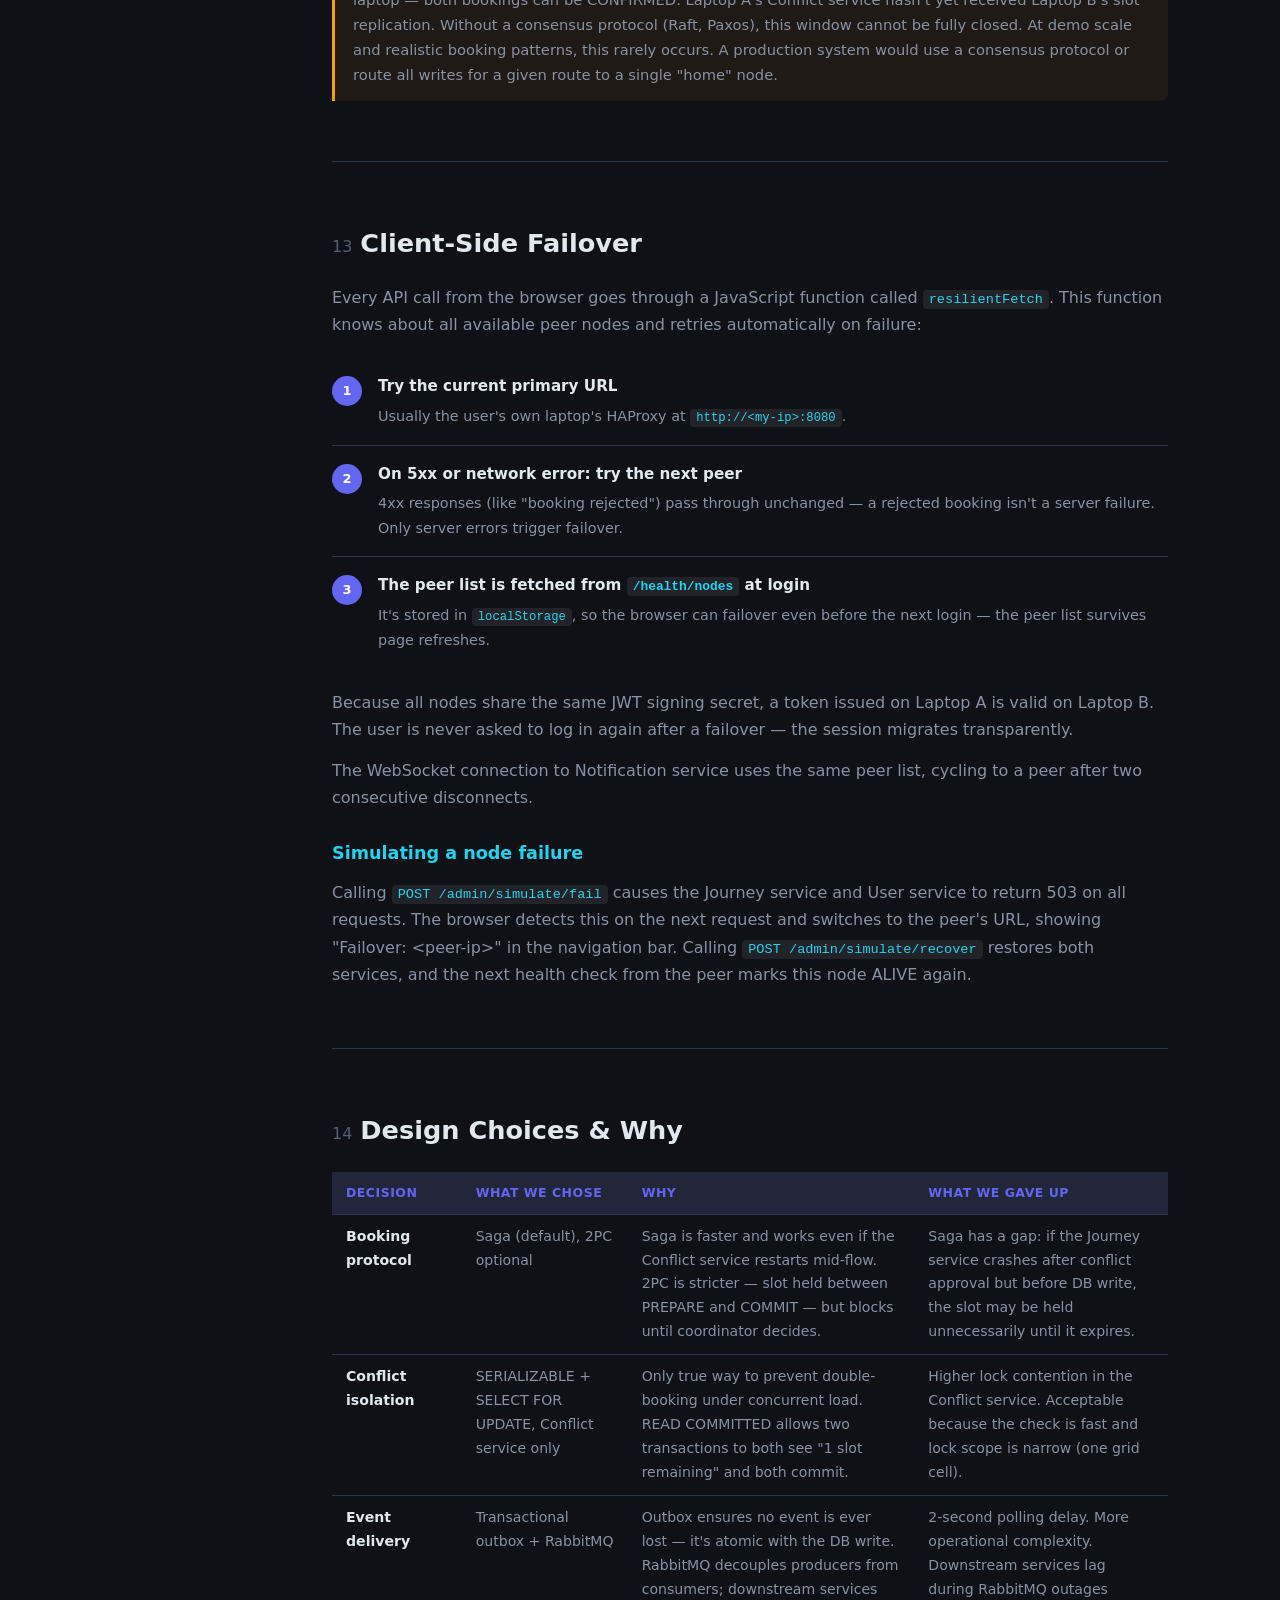
<file: docs/system-explainer.html>
<!DOCTYPE html>
<html lang="en">
<head>
<meta charset="UTF-8">
<meta name="viewport" content="width=device-width, initial-scale=1.0">
<title>Journey Booking System — How It Works</title>
<style>
  :root {
    --bg: #0f1117;
    --surface: #1a1d27;
    --surface2: #22263a;
    --border: #2e3354;
    --accent: #6366f1;
    --cyan: #22d3ee;
    --green: #10b981;
    --amber: #f59e0b;
    --red: #f43f5e;
    --text: #e2e8f0;
    --muted: #8892a4;
    --dim: #555e72;
  }
  * { box-sizing: border-box; margin: 0; padding: 0; }
  html { scroll-behavior: smooth; }
  body {
    background: var(--bg);
    color: var(--text);
    font-family: 'Segoe UI', system-ui, -apple-system, sans-serif;
    font-size: 16px;
    line-height: 1.7;
  }

  /* ── Layout ─────────────────────────────────────── */
  .page { max-width: 900px; margin: 0 auto; padding: 60px 32px 120px; }

  /* ── Nav sidebar ────────────────────────────────── */
  .sidebar {
    position: fixed; top: 0; left: 0; bottom: 0; width: 220px;
    background: var(--surface); border-right: 1px solid var(--border);
    padding: 28px 0; overflow-y: auto; z-index: 10;
  }
  .sidebar-title { font-size: 11px; text-transform: uppercase; letter-spacing: 1.5px; color: var(--dim); padding: 0 20px 12px; }
  .sidebar a {
    display: block; padding: 6px 20px; font-size: 13px; color: var(--muted);
    text-decoration: none; border-left: 2px solid transparent; transition: all 0.15s;
  }
  .sidebar a:hover { color: var(--text); background: rgba(255,255,255,0.03); }
  .sidebar a.active { color: var(--accent); border-left-color: var(--accent); background: rgba(99,102,241,0.06); }
  .sidebar-group { margin-bottom: 8px; }
  .sidebar-group-label { font-size: 10px; text-transform: uppercase; letter-spacing: 1px; color: var(--dim); padding: 12px 20px 4px; }

  @media (max-width: 1100px) { .sidebar { display: none; } .page { margin: 0 auto; } }

  .main { margin-left: 220px; }
  @media (max-width: 1100px) { .main { margin-left: 0; } }

  /* ── Typography ─────────────────────────────────── */
  h1 { font-size: 2.4rem; font-weight: 800; line-height: 1.15; margin-bottom: 16px; }
  h1 em { font-style: normal; color: var(--accent); }
  h2 {
    font-size: 1.6rem; font-weight: 700; margin: 60px 0 18px;
    padding-top: 60px; border-top: 1px solid var(--border);
    color: var(--text);
  }
  h2:first-of-type { border-top: none; padding-top: 0; }
  h2 .num { color: var(--dim); font-weight: 400; font-size: 1rem; margin-right: 8px; }
  h3 { font-size: 1.1rem; font-weight: 700; margin: 28px 0 10px; color: var(--cyan); }
  p { color: var(--muted); margin-bottom: 14px; }
  p:last-child { margin-bottom: 0; }
  strong { color: var(--text); }
  a { color: var(--accent); text-decoration: none; }
  a:hover { text-decoration: underline; }
  code {
    font-family: 'Cascadia Code', 'Fira Code', monospace;
    font-size: 0.85em; background: rgba(255,255,255,0.08);
    padding: 2px 6px; border-radius: 4px; color: var(--cyan);
  }
  pre {
    background: var(--surface); border: 1px solid var(--border);
    border-radius: 8px; padding: 16px 20px; overflow-x: auto;
    font-family: 'Cascadia Code', 'Fira Code', monospace;
    font-size: 0.83rem; color: var(--cyan); line-height: 1.6; margin: 16px 0;
  }

  /* ── Lead paragraph ─────────────────────────────── */
  .lead { font-size: 1.05rem; color: var(--text); line-height: 1.75; margin-bottom: 28px; }

  /* ── Callout boxes ──────────────────────────────── */
  .callout {
    border-left: 3px solid; border-radius: 0 8px 8px 0;
    padding: 14px 18px; margin: 20px 0; background: var(--surface);
  }
  .callout.blue   { border-color: var(--accent); background: rgba(99,102,241,0.07); }
  .callout.cyan   { border-color: var(--cyan);   background: rgba(34,211,238,0.07); }
  .callout.green  { border-color: var(--green);  background: rgba(16,185,129,0.07); }
  .callout.amber  { border-color: var(--amber);  background: rgba(245,158,11,0.07); }
  .callout.red    { border-color: var(--red);    background: rgba(244,63,94,0.07);  }
  .callout strong { display: block; margin-bottom: 4px; }
  .callout p      { margin: 0; font-size: 0.92rem; }

  /* ── Two-column grid ────────────────────────────── */
  .cols { display: grid; grid-template-columns: 1fr 1fr; gap: 16px; margin: 20px 0; }
  .cols-3 { display: grid; grid-template-columns: 1fr 1fr 1fr; gap: 14px; margin: 20px 0; }
  @media (max-width: 700px) { .cols, .cols-3 { grid-template-columns: 1fr; } }

  /* ── Cards ──────────────────────────────────────── */
  .card {
    background: var(--surface); border: 1px solid var(--border);
    border-radius: 10px; padding: 18px 20px;
  }
  .card h3 { margin-top: 0; }

  /* ── Service list ───────────────────────────────── */
  .svc-list { display: flex; flex-direction: column; gap: 10px; margin: 20px 0; }
  .svc-item {
    display: grid; grid-template-columns: 180px 1fr;
    gap: 0; border: 1px solid var(--border); border-radius: 10px; overflow: hidden;
  }
  .svc-left {
    background: var(--surface2); padding: 16px 18px;
    border-right: 1px solid var(--border);
  }
  .svc-name { font-weight: 700; font-size: 1rem; margin-bottom: 4px; }
  .svc-meta { font-size: 12px; color: var(--dim); }
  .svc-right { background: var(--surface); padding: 16px 18px; }
  .svc-right p { font-size: 0.9rem; margin: 0; }

  /* ── Step list ──────────────────────────────────── */
  .step-list { list-style: none; margin: 20px 0; display: flex; flex-direction: column; gap: 0; }
  .step-list li {
    display: flex; gap: 16px;
    padding: 16px 0; border-bottom: 1px solid var(--border);
  }
  .step-list li:last-child { border-bottom: none; }
  .step-num {
    width: 30px; height: 30px; border-radius: 50%;
    background: var(--accent); color: white; font-weight: 700; font-size: 13px;
    display: flex; align-items: center; justify-content: center; flex-shrink: 0; margin-top: 2px;
  }
  .step-body .step-title { font-weight: 700; color: var(--text); margin-bottom: 4px; font-size: 0.95rem; }
  .step-body p { font-size: 0.9rem; margin: 0; }

  /* ── Check list ─────────────────────────────────── */
  .check-list { list-style: none; display: flex; flex-direction: column; gap: 8px; margin: 14px 0; }
  .check-list li { display: flex; gap: 10px; font-size: 0.92rem; color: var(--muted); align-items: flex-start; }
  .check-list li .ico { flex-shrink: 0; margin-top: 2px; font-style: normal; }
  .ico-pass  { color: var(--green); }
  .ico-warn  { color: var(--amber); }
  .ico-fail  { color: var(--red);   }

  /* ── Table ──────────────────────────────────────── */
  table { width: 100%; border-collapse: collapse; margin: 20px 0; font-size: 0.88rem; }
  th { text-align: left; padding: 10px 14px; background: var(--surface2); color: var(--accent); font-size: 0.78rem; text-transform: uppercase; letter-spacing: 0.5px; }
  td { padding: 10px 14px; border-top: 1px solid var(--border); color: var(--muted); vertical-align: top; }
  td:first-child { color: var(--text); font-weight: 600; }
  tr:hover td { background: rgba(255,255,255,0.02); }

  /* ── Divider ─────────────────────────────────────── */
  hr { border: none; border-top: 1px solid var(--border); margin: 40px 0; }

  /* ── State machine ──────────────────────────────── */
  .states { display: flex; align-items: center; gap: 0; flex-wrap: wrap; margin: 16px 0; }
  .state {
    padding: 10px 18px; border-radius: 8px; font-weight: 700; font-size: 0.88rem; text-align: center;
  }
  .state-arrow { padding: 0 10px; color: var(--dim); display: flex; flex-direction: column; align-items: center; }
  .state-arrow small { font-size: 11px; color: var(--dim); white-space: nowrap; }

  /* ── Flow diagram (pure CSS) ────────────────────── */
  .flow { display: flex; flex-direction: column; gap: 0; margin: 20px 0; }
  .flow-row { display: flex; align-items: stretch; }
  .flow-box {
    border: 1px solid var(--border); border-radius: 8px;
    padding: 12px 16px; background: var(--surface);
    font-size: 0.88rem; min-width: 120px;
  }
  .flow-arrow { display: flex; align-items: center; padding: 0 10px; color: var(--dim); font-size: 1.2rem; }
  .flow-down { width: 2px; background: var(--border); margin: 0 auto; height: 20px; }

  /* ── Tag/pill ────────────────────────────────────── */
  .tag {
    display: inline-block; padding: 2px 9px; border-radius: 20px;
    font-size: 0.72rem; font-weight: 600; text-transform: uppercase; letter-spacing: 0.3px;
    margin: 2px 2px;
  }
  .tag-blue  { background: rgba(99,102,241,0.15); color: #a5b4fc; }
  .tag-cyan  { background: rgba(34,211,238,0.15); color: #67e8f9; }
  .tag-green { background: rgba(16,185,129,0.15); color: #6ee7b7; }
  .tag-amber { background: rgba(245,158,11,0.15); color: #fcd34d; }
  .tag-red   { background: rgba(244,63,94,0.15);  color: #fda4af; }
  .tag-gray  { background: rgba(255,255,255,0.07); color: var(--muted); }

  /* ── Hero ────────────────────────────────────────── */
  .hero { padding: 48px 0 40px; border-bottom: 1px solid var(--border); margin-bottom: 48px; }
  .hero-label { font-size: 12px; text-transform: uppercase; letter-spacing: 2px; color: var(--accent); margin-bottom: 14px; }
  .hero-desc { font-size: 1.1rem; color: var(--muted); max-width: 700px; margin-top: 16px; line-height: 1.75; }
  .hero-tags { margin-top: 20px; }

  /* ── Diagram wrapper ─────────────────────────────── */
  .diagram { background: var(--surface); border: 1px solid var(--border); border-radius: 10px; padding: 20px; margin: 20px 0; }
  .diagram svg { display: block; width: 100%; }
  .diagram-caption { text-align: center; font-size: 12px; color: var(--dim); margin-top: 10px; }
</style>
</head>
<body>

<!-- ── Sidebar nav ───────────────────────────────── -->
<nav class="sidebar">
  <div class="sidebar-title">Contents</div>
  <div class="sidebar-group">
    <a href="#overview">Overview</a>
    <a href="#services">The 6 Services</a>
    <a href="#infra">Infrastructure</a>
  </div>
  <div class="sidebar-group">
    <div class="sidebar-group-label">Core Flows</div>
    <a href="#booking">How a Booking Works</a>
    <a href="#conflict">Conflict Detection</a>
    <a href="#outbox">Transactional Outbox</a>
    <a href="#notifications">Notifications</a>
    <a href="#enforcement">Enforcement</a>
  </div>
  <div class="sidebar-group">
    <div class="sidebar-group-label">Resilience</div>
    <a href="#circuit">Circuit Breaker</a>
    <a href="#sentinel">Redis Sentinel</a>
    <a href="#replication">Postgres Replication</a>
    <a href="#multinode">Multi-Node Design</a>
    <a href="#failover">Client Failover</a>
  </div>
  <div class="sidebar-group">
    <div class="sidebar-group-label">Decisions</div>
    <a href="#tradeoffs">Design Choices</a>
    <a href="#limitations">Limitations</a>
  </div>
</nav>

<div class="main">
<div class="page">

<!-- ── Hero ───────────────────────────────────────── -->
<div class="hero">
  <div class="hero-label">CS7NS6 Distributed Systems · Group J</div>
  <h1>Journey Booking System<br><em>How It Works</em></h1>
  <p class="hero-desc">
    A distributed, fault-tolerant system where drivers pre-book road journeys before setting off. This document explains every part of the system — what it does, why it was designed that way, and what tradeoffs were made.
  </p>
  <div class="hero-tags">
    <span class="tag tag-blue">Microservices</span>
    <span class="tag tag-cyan">Saga Pattern</span>
    <span class="tag tag-green">Transactional Outbox</span>
    <span class="tag tag-amber">Circuit Breaker</span>
    <span class="tag tag-red">SERIALIZABLE Isolation</span>
    <span class="tag tag-gray">Redis Sentinel</span>
    <span class="tag tag-blue">Active-Active</span>
    <span class="tag tag-cyan">RabbitMQ</span>
    <span class="tag tag-green">WAL Replication</span>
  </div>
</div>


<!-- ══════════════════════════════════════════════════
     1. OVERVIEW
═══════════════════════════════════════════════════ -->
<h2 id="overview"><span class="num">1</span>Overview — What is this system?</h2>

<p class="lead">Imagine a country where no driver can get in their car without having a pre-approved booking. The booking tells the system where you're going, when you're leaving, what vehicle you're driving, and what roads you'll use. An enforcement officer can check your plate at the roadside and instantly know if you're supposed to be there.</p>

<p>This system handles that. Its core challenge is: <strong>how do you check and reserve a road slot atomically, across multiple servers, without creating double bookings — even when parts of the system are down?</strong></p>

<div class="cols">
  <div class="callout blue">
    <strong>What drivers can do</strong>
    <p>Register an account, add their vehicle, book a journey (specifying origin, destination, departure time, route), receive a real-time confirmation or rejection, cancel a booking, check their points balance.</p>
  </div>
  <div class="callout green">
    <strong>What enforcement agents can do</strong>
    <p>Look up any vehicle plate or driving licence number and get a sub-second response: is this vehicle supposed to be on the road right now? The system returns the journey details if valid, or "no valid booking" if not.</p>
  </div>
</div>

<h3>Scale the system is designed for</h3>
<p>1 million active drivers nationally. Assuming 30% book during a 30-minute morning peak, that's roughly <strong>167 bookings per second</strong>. Our two-laptop demo targets 50 bookings/second per node. Enforcement checks are high-frequency reads and must return in under 200ms — ideally under 20ms from cache.</p>


<!-- ══════════════════════════════════════════════════
     2. THE 6 SERVICES
═══════════════════════════════════════════════════ -->
<h2 id="services"><span class="num">2</span>The 6 Services</h2>

<p class="lead">The system is split into six independent services. Each one owns its own database and can fail, restart, or scale without directly affecting the others. They communicate via REST APIs for real-time operations and via a message broker (RabbitMQ) for background work.</p>

<div class="svc-list">

  <div class="svc-item">
    <div class="svc-left">
      <div class="svc-name" style="color:#a5b4fc;">👤 User Service</div>
      <div class="svc-meta">Python (FastAPI) · Port 8001</div>
      <div class="svc-meta" style="margin-top:6px;">DB: <code>users_db</code></div>
    </div>
    <div class="svc-right">
      <p>Handles registration, login, and vehicle management. Passwords are hashed with bcrypt. On login, it issues a <strong>JWT token</strong> signed with a shared secret — the same secret is used on every node, so a token issued on Laptop A is valid on Laptop B with no re-login.</p>
      <p style="margin-top:8px;">Read queries go to a Postgres replica; writes go to the primary. Before inserting a new user, it acquires a distributed lock across all peer nodes to prevent two nodes simultaneously accepting the same email address.</p>
    </div>
  </div>

  <div class="svc-item">
    <div class="svc-left">
      <div class="svc-name" style="color:#67e8f9;">🗺 Journey Service</div>
      <div class="svc-meta">Python (FastAPI) · Port 8002</div>
      <div class="svc-meta" style="margin-top:6px;">DB: <code>journeys_db</code></div>
    </div>
    <div class="svc-right">
      <p>The most complex service — it orchestrates the booking <strong>saga</strong>. When a driver books, this service coordinates the entire flow: checking for duplicates, calling the Conflict service to reserve a road slot, saving the confirmed booking, and writing an event for downstream services. It also runs background tasks: a lifecycle scheduler that transitions journeys from CONFIRMED → IN_PROGRESS → COMPLETED, and an outbox drainer that publishes events to RabbitMQ.</p>
    </div>
  </div>

  <div class="svc-item">
    <div class="svc-left">
      <div class="svc-name" style="color:#fda4af;">⚡ Conflict Service</div>
      <div class="svc-meta">Go · Port 8003</div>
      <div class="svc-meta" style="margin-top:6px;">DB: <code>conflicts_db</code></div>
    </div>
    <div class="svc-right">
      <p>The gatekeeper. When asked "can this booking proceed?", it runs three checks atomically inside a single <strong>SERIALIZABLE database transaction with SELECT FOR UPDATE</strong>: (1) is the driver already booked at this time? (2) is the vehicle already booked? (3) is the road at capacity? All three must pass for the booking to be approved.</p>
      <p style="margin-top:8px;">Road capacity is modelled as a grid of ~1km cells, each with a counter per 30-minute time slot. The lock only covers the cells the route actually passes through, so two bookings on different roads never contend.</p>
    </div>
  </div>

  <div class="svc-item">
    <div class="svc-left">
      <div class="svc-name" style="color:#fcd34d;">🔔 Notification Service</div>
      <div class="svc-meta">Go · Port 8004</div>
      <div class="svc-meta" style="margin-top:6px;">Store: Redis</div>
    </div>
    <div class="svc-right">
      <p>Listens for booking events from RabbitMQ and pushes them to the driver's browser in real-time via <strong>WebSocket</strong>. The connection map is held in memory (one entry per logged-in user). Notification history is stored in Redis as a capped list (50 entries, 7-day TTL) so drivers can see missed notifications after a reconnect.</p>
      <p style="margin-top:8px;">It deduplicates messages using Redis SETNX on the message ID, so redelivered events are silently ignored. Unprocessable messages go to a dead-letter queue (DLQ) with a 24-hour TTL for inspection.</p>
    </div>
  </div>

  <div class="svc-item">
    <div class="svc-left">
      <div class="svc-name" style="color:#6ee7b7;">🚔 Enforcement Service</div>
      <div class="svc-meta">Python (FastAPI) · Port 8005</div>
      <div class="svc-meta" style="margin-top:6px;">Store: Redis + Journey API</div>
    </div>
    <div class="svc-right">
      <p>Built for speed. When an enforcement agent queries a vehicle plate, it checks <strong>Redis first</strong> (sub-20ms). On a cache miss, it falls back to calling the Journey Service REST API (under 100ms). The cache entry is populated when a booking is confirmed (via RabbitMQ event) and invalidated when a journey is cancelled or completed.</p>
      <p style="margin-top:8px;">Licence-to-user-ID mappings are cached for 24 hours so licence lookups don't hit the User Service every time.</p>
    </div>
  </div>

  <div class="svc-item">
    <div class="svc-left">
      <div class="svc-name" style="color:#d8b4fe;">📊 Analytics Service</div>
      <div class="svc-meta">Go · Port 8006</div>
      <div class="svc-meta" style="margin-top:6px;">DB: <code>analytics_db</code> + Redis</div>
    </div>
    <div class="svc-right">
      <p>Records every booking event to both Postgres (permanent audit trail) and Redis counters (real-time stats). An hourly rollup goroutine aggregates the previous hour's data into a summary table. It also serves as the system's health hub — its <code>/api/analytics/health/services</code> endpoint probes all six services in parallel and returns a combined status report. Postgres replica lag is exposed at <code>/api/analytics/replica-lag</code>.</p>
    </div>
  </div>

</div>

<div class="callout amber">
  <strong>Why split into six services?</strong>
  <p>Each service can be updated or restarted independently. A bug in Analytics doesn't affect booking. Conflict detection (which needs Go's goroutines for tight locking) can be scaled separately from User registration (which is write-infrequent). Teams can work in parallel without stepping on each other's code.</p>
</div>


<!-- ══════════════════════════════════════════════════
     3. INFRASTRUCTURE
═══════════════════════════════════════════════════ -->
<h2 id="infra"><span class="num">3</span>Infrastructure</h2>

<p class="lead">Behind the six services sits a supporting layer of databases, caches, a message broker, and load balancers. Here's what each piece does and why it was chosen.</p>

<h3>PostgreSQL — one database per service</h3>
<p>Each service has its own Postgres database running as a <strong>primary + replica pair</strong>. The primary handles all writes; the replica handles reads. This spreads load and means the replica can serve enforcement/analytics queries without slowing down booking writes.</p>
<p>The Conflict service uses <strong>SERIALIZABLE isolation</strong> for its check-and-reserve operation. All other services use the default READ COMMITTED — SERIALIZABLE everywhere would cause unnecessary lock contention for simple CRUD.</p>

<h3>Redis + Sentinel — fast cache with automatic failover</h3>
<p>Redis is used for three things: (1) the Enforcement service's vehicle lookup cache (sub-millisecond reads), (2) message deduplication keys in consumers (Redis SETNX), and (3) Notification history lists per user.</p>
<p>Three <strong>Sentinel instances</strong> watch the Redis primary. If the primary dies, they vote (quorum = 2-of-3) and promote the replica automatically, usually within ~15 seconds. Services auto-reconnect — there's no human intervention needed.</p>

<h3>RabbitMQ — async event delivery</h3>
<p>After a booking is confirmed, four things need to happen: the driver gets notified, the analytics counters update, the enforcement cache gets populated, and the conflict slot gets replicated. We don't want any of these to slow down the booking response. So they're done <strong>asynchronously</strong> via a RabbitMQ topic exchange called <code>journey_events</code>.</p>
<p>Each consumer has its own durable queue. If a consumer crashes, messages queue up and are delivered when it restarts — nothing is lost. Each queue also has a <strong>dead-letter exchange (DLX)</strong>: if processing a message fails repeatedly, the message gets moved to a dead-letter queue where it sits for 24 hours for manual inspection.</p>

<h3>HAProxy + nginx — the gateway</h3>
<p>All browser traffic enters through <strong>HAProxy</strong> on port 8080, which load-balances across two nginx instances (in full-stack mode). nginx handles URL routing (which request goes to which service), rate limiting, and per-request DNS resolution.</p>
<p>Rate limits: authentication endpoints (5 req/s, burst 10), booking endpoints (10 req/s, burst 20), general (30 req/s). Per-request DNS is important — without it, nginx caches container IPs and breaks after a container restart.</p>

<table>
  <thead><tr><th>Component</th><th>Count</th><th>Purpose</th></tr></thead>
  <tbody>
    <tr><td>Application services</td><td>6</td><td>User, Journey, Conflict, Notification, Enforcement, Analytics</td></tr>
    <tr><td>PostgreSQL pairs</td><td>4 × 2 = 8</td><td>One primary + replica per service (User, Journey, Conflict, Analytics)</td></tr>
    <tr><td>Redis instances</td><td>2</td><td>Primary + replica; Sentinel manages failover</td></tr>
    <tr><td>Redis Sentinels</td><td>3</td><td>Watch Redis primary; vote to promote replica on failure</td></tr>
    <tr><td>RabbitMQ nodes</td><td>3</td><td>Clustered for HA (stable across physical machines)</td></tr>
    <tr><td>nginx instances</td><td>2</td><td>URL routing + rate limiting</td></tr>
    <tr><td>HAProxy</td><td>1</td><td>Load balancer across nginx instances</td></tr>
    <tr><td>Frontend</td><td>1</td><td>React browser app</td></tr>
    <tr><td><strong>Total (full stack)</strong></td><td><strong>26</strong></td><td>Slim profile (single laptop): 12 containers</td></tr>
  </tbody>
</table>


<!-- ══════════════════════════════════════════════════
     4. HOW A BOOKING WORKS
═══════════════════════════════════════════════════ -->
<h2 id="booking"><span class="num">4</span>How a Booking Works — The Saga Pattern</h2>

<p class="lead">When a driver books a journey, the Journey service orchestrates a sequence of steps called a <strong>saga</strong>. Each step either succeeds and moves forward, or fails and the whole thing is rejected. Here's exactly what happens:</p>

<ul class="step-list">
  <li>
    <div class="step-num">1</div>
    <div class="step-body">
      <div class="step-title">Idempotency check</div>
      <p>The driver's request includes an <code>idempotency_key</code>. If this exact key has been seen before, the Journey service returns the cached result immediately — no processing. This means a driver can retry a request after a network failure without accidentally creating two bookings.</p>
    </div>
  </li>
  <li>
    <div class="step-num">2</div>
    <div class="step-body">
      <div class="step-title">Insert journey with status PENDING</div>
      <p>A journey row is created in the database with status <strong>PENDING</strong> before anything else happens. This creates a record even if the service crashes mid-way through the saga.</p>
    </div>
  </li>
  <li>
    <div class="step-num">3</div>
    <div class="step-body">
      <div class="step-title">Call the Conflict service to check and reserve the slot</div>
      <p>The Journey service calls <code>POST /api/conflicts/check</code> on the Conflict service. This call is wrapped in a <strong>circuit breaker</strong> — if the Conflict service has been failing, the circuit opens and the booking fails fast instead of hanging for 30 seconds. If the local Conflict service is down, it automatically tries peer nodes on other laptops.</p>
      <p style="margin-top:8px;">Inside the Conflict service, a single SERIALIZABLE transaction runs three checks: driver overlap, vehicle overlap, and road capacity. If anything conflicts, it returns REJECTED with a reason. If everything is clear, it reserves the slot.</p>
    </div>
  </li>
  <li>
    <div class="step-num">4</div>
    <div class="step-body">
      <div class="step-title">Write journey + outbox event in a single database transaction</div>
      <p>If the conflict check passed, the Journey service updates the journey to <strong>CONFIRMED</strong> and writes an outbox event row — both in the <em>same</em> database transaction. Either both are committed or neither is. This is the key to the outbox pattern (explained in the next section).</p>
    </div>
  </li>
  <li>
    <div class="step-num">5</div>
    <div class="step-body">
      <div class="step-title">Return CONFIRMED to the driver (~100–250ms)</div>
      <p>The synchronous part of the saga is done. The driver's browser shows "Booking confirmed." Everything after this happens in the background.</p>
    </div>
  </li>
  <li>
    <div class="step-num">6</div>
    <div class="step-body">
      <div class="step-title">Background: outbox drainer publishes the event to RabbitMQ</div>
      <p>A background task polls the <code>outbox_events</code> table every 2 seconds for rows where <code>published = false</code>. It publishes each one to RabbitMQ and marks it <code>published = true</code>. If RabbitMQ is down, rows accumulate and drain when it comes back up.</p>
    </div>
  </li>
  <li>
    <div class="step-num">7</div>
    <div class="step-body">
      <div class="step-title">Downstream services consume the event</div>
      <p>Notification service pushes a WebSocket message to the driver's browser. Analytics service increments its counters. Enforcement service adds the booking to its Redis cache. Each consumer deduplicates using Redis SETNX — if RabbitMQ redelivers the same message, it's silently ignored.</p>
    </div>
  </li>
</ul>

<div class="callout blue">
  <strong>What about Two-Phase Commit (2PC)?</strong>
  <p>The system also supports a <code>?mode=2pc</code> query parameter that switches to a stricter protocol. In 2PC, the PREPARE phase tentatively reserves the slot without committing. Only if the Journey service can successfully complete its own write does it send COMMIT. On any failure, it sends explicit ABORT to release the slot. This gives stronger atomicity but is slower — the slot is held between PREPARE and COMMIT. The saga mode is the default because it's faster and simpler, and 2PC is available to demonstrate the concept.</p>
</div>


<!-- ══════════════════════════════════════════════════
     5. CONFLICT DETECTION
═══════════════════════════════════════════════════ -->
<h2 id="conflict"><span class="num">5</span>Conflict Detection</h2>

<p class="lead">The Conflict service's job is to answer one question: "can this booking proceed without conflicting with an existing one?" It must answer correctly even if two drivers are booking simultaneously.</p>

<h3>The three checks</h3>
<div class="cols">
  <div class="callout red">
    <strong>① Driver overlap</strong>
    <p>Does this driver already have a CONFIRMED journey that overlaps in time with the requested slot?</p>
  </div>
  <div class="callout red">
    <strong>② Vehicle overlap</strong>
    <p>Is this vehicle registration already assigned to a CONFIRMED journey that overlaps in time?</p>
  </div>
</div>
<div class="callout red">
  <strong>③ Road capacity</strong>
  <p>Is the road segment at maximum capacity for this time slot? The road is divided into a grid of ~1km cells. The booking's route is traced through the grid, and each traversed cell's slot counter is checked and incremented. If any cell is full, the booking is rejected.</p>
</div>

<h3>Why SERIALIZABLE + SELECT FOR UPDATE?</h3>
<p>All three checks run inside <strong>one SERIALIZABLE database transaction with SELECT FOR UPDATE</strong>. This is intentional and important.</p>
<p>Consider the alternative: with the default READ COMMITTED isolation, two concurrent bookings for the same slot could both read "capacity = 1 remaining", both decide they're fine to proceed, and both commit — resulting in over-capacity. SERIALIZABLE prevents this: the second transaction either sees the first one's reservation as already committed (and rejects), or it detects a conflict and retries.</p>

<div class="callout amber">
  <strong>The cost of SERIALIZABLE</strong>
  <p>Higher lock contention than READ COMMITTED. However, we only use SERIALIZABLE in the Conflict service — all other services use the default. The lock scope is narrow (just the grid cells the route passes through), and conflict checks are fast (~5ms), so contention is minimal in practice.</p>
</div>

<h3>The grid-cell road model</h3>
<p>The road network is approximated as a grid with 0.01° resolution — roughly 1km per cell at Ireland's latitude. Each cell has a capacity limit per 30-minute time slot. When a booking is made, its route is traced through the grid and each traversed cell's counter is incremented atomically.</p>
<p>This design exploits spatial locality: two bookings on physically separate roads will traverse different cells and <em>never contend</em>, even if they're scheduled for the same time. False conflicts (two routes that are geographically close but physically separate) are avoided by using the actual road waypoints to trace cells, not just straight-line interpolation.</p>


<!-- ══════════════════════════════════════════════════
     6. TRANSACTIONAL OUTBOX
═══════════════════════════════════════════════════ -->
<h2 id="outbox"><span class="num">6</span>The Transactional Outbox Pattern</h2>

<p class="lead">This pattern solves a fundamental distributed systems problem: <strong>how do you update a database and send a message without losing one if the service crashes between the two?</strong></p>

<h3>The problem it solves</h3>
<p>The naive approach: (1) write CONFIRMED to the database, (2) publish to RabbitMQ. But what if the process crashes after step 1 and before step 2? The booking is confirmed in the DB, but Notification never fires, Enforcement cache is never populated, Analytics never counts it. Silent inconsistency — no error, just missing data downstream.</p>

<h3>The solution</h3>
<p>Instead of publishing to RabbitMQ directly, we write an event row to an <code>outbox_events</code> table in the <strong>same database transaction</strong> as the journey row:</p>

<pre>BEGIN TRANSACTION
  UPDATE journeys SET status = 'CONFIRMED' WHERE id = ?
  INSERT INTO outbox_events (routing_key, payload, published) VALUES ('journey.confirmed', {...}, false)
COMMIT</pre>

<p>Either both rows are written or neither is. The outbox event is now durable — it survives any crash. A separate background task polls the outbox table every 2 seconds for rows where <code>published = false</code>, publishes them to RabbitMQ, and marks them <code>published = true</code>.</p>

<div class="callout green">
  <strong>What happens during a RabbitMQ outage</strong>
  <p>Bookings continue to be confirmed normally. Outbox rows accumulate in the database with <code>published = false</code>. The driver gets their confirmation immediately. When RabbitMQ comes back up, the background drainer publishes everything that accumulated — Notification, Analytics, and Enforcement all catch up automatically. No manual intervention needed.</p>
</div>

<div class="callout amber">
  <strong>At-least-once delivery</strong>
  <p>If the drainer publishes an event but crashes before marking it <code>published = true</code>, the event will be published again on restart. This means messages can be delivered more than once. Every consumer handles this by doing a Redis <code>SETNX</code> check on the message ID — if the key already exists, the message was already processed and is silently acknowledged.</p>
</div>

<div class="callout blue">
  <strong>What could be improved</strong>
  <p>The 2-second polling interval adds latency between booking confirmation and downstream updates. A better approach would use <strong>PostgreSQL LISTEN/NOTIFY</strong> — the database would push a signal to the drainer the instant a new outbox row is inserted, reducing lag from ~2 seconds to milliseconds.</p>
</div>


<!-- ══════════════════════════════════════════════════
     7. NOTIFICATIONS
═══════════════════════════════════════════════════ -->
<h2 id="notifications"><span class="num">7</span>Real-Time Notifications</h2>

<p>After a booking event is published to RabbitMQ, the Notification service picks it up and pushes it to the driver's browser via <strong>WebSocket</strong>. The connection is established when the driver logs in and stays open as long as the tab is open.</p>

<p>The WebSocket registry is a simple in-memory map: <code>user_id → [list of open connections]</code>, protected by a read-write mutex. If a driver has multiple browser tabs open, all of them receive the notification simultaneously.</p>

<h3>Notification history</h3>
<p>Notifications are also stored in Redis as a capped list per user: max 50 entries, 7-day TTL. Each write is a pipelined LPUSH (add to front) + LTRIM (trim to 50) + EXPIRE (reset TTL). Drivers can fetch their history via <code>GET /api/notifications/</code> in case they missed live notifications.</p>

<div class="callout amber">
  <strong>Known limitation: in-memory connection registry</strong>
  <p>If the Notification service restarts, all WebSocket connections drop and clients must reconnect. There's no shared connection state. The Redis history ensures no notification <em>content</em> is lost, only the live push. To scale Notification horizontally, you'd need Redis Pub/Sub as a shared fan-out mechanism instead of an in-memory map.</p>
</div>


<!-- ══════════════════════════════════════════════════
     8. ENFORCEMENT VERIFICATION
═══════════════════════════════════════════════════ -->
<h2 id="enforcement"><span class="num">8</span>Enforcement Verification</h2>

<p class="lead">Enforcement agents need to check a vehicle plate or driving licence at the roadside — quickly. The target is under 200ms, and ideally under 20ms. This is achieved with a two-layer lookup.</p>

<h3>Layer 1: Redis cache (sub-20ms)</h3>
<p>When a booking is confirmed, the Journey service (via the outbox + RabbitMQ) triggers the Enforcement service to store the booking in Redis under two keys: <code>active_journey:vehicle:{plate}</code> and <code>active_journey:user:{user_id}</code>. The TTL is set to the journey's estimated arrival time + 1 hour.</p>
<p>On an enforcement check, Redis is hit first. If the entry exists and the journey is currently within its time window (departure ≤ now + 30 min, arrival ≥ now), it's returned immediately.</p>

<h3>Layer 2: Journey Service REST fallback</h3>
<p>On a cache miss (cache cold, TTL expired, or Redis down), the Enforcement service calls <code>GET /api/journeys/vehicle/{plate}/active</code> on the Journey service. On a successful fallback hit, the cache is populated for future requests.</p>

<h3>Licence lookups</h3>
<p>When an agent queries by driving licence number, the service first resolves the licence to a user ID (via the User service), then looks up the user's active journey. The licence→user_id mapping is cached in Redis for 24 hours so the User service isn't hit on every check.</p>

<div class="callout green">
  <strong>During a network partition</strong>
  <p>If the Journey service is unreachable, enforcement continues from the Redis cache. Responses include <code>X-Cache-Stale: true</code> and <code>X-Partition-Status: journey-service: PARTITIONED</code> headers to alert the agent that the data may be slightly outdated. This is a deliberate availability-over-consistency tradeoff for roadside enforcement — showing a stale "valid" result is safer than blocking the check entirely.</p>
</div>

<div class="callout amber">
  <strong>Known limitation: cold cache on startup</strong>
  <p>After a service restart, the Redis cache is empty. Every enforcement check pays the full REST fallback cost until the cache warms up via incoming booking events. There's a manual endpoint (<code>POST /admin/recovery/rebuild-enforcement-cache</code>) that rebuilds the cache from the DB, but it's not called automatically on boot.</p>
</div>


<!-- ══════════════════════════════════════════════════
     9. CIRCUIT BREAKER
═══════════════════════════════════════════════════ -->
<h2 id="circuit"><span class="num">9</span>Circuit Breaker</h2>

<p class="lead">When the Conflict service is down, we don't want booking requests to hang for 30 seconds waiting for a timeout. The circuit breaker <strong>fails fast</strong> — after a few failures it stops trying for a while, protecting the system from cascading slowdowns.</p>

<h3>How it works</h3>
<div class="states">
  <div class="state" style="background:rgba(16,185,129,0.1); border:1.5px solid var(--green); color:#6ee7b7;">CLOSED<br><small style="font-size:11px;">calls go through</small></div>
  <div class="state-arrow"><span>→</span><small>3 failures</small></div>
  <div class="state" style="background:rgba(244,63,94,0.1); border:1.5px solid var(--red); color:#fda4af;">OPEN<br><small style="font-size:11px;">fail immediately</small></div>
  <div class="state-arrow"><span>→</span><small>30s timeout</small></div>
  <div class="state" style="background:rgba(245,158,11,0.1); border:1.5px solid var(--amber); color:#fcd34d;">HALF-OPEN<br><small style="font-size:11px;">one probe call</small></div>
  <div class="state-arrow"><span>→</span><small>success</small></div>
  <div class="state" style="background:rgba(16,185,129,0.1); border:1.5px solid var(--green); color:#6ee7b7;">CLOSED<br><small style="font-size:11px;">recovered</small></div>
</div>

<ul class="check-list" style="margin-top: 16px;">
  <li><i class="ico ico-pass">●</i><strong style="color:var(--green);">CLOSED</strong> — Normal operation. All calls go through. Failure counter increments on each error.</li>
  <li><i class="ico ico-fail">●</i><strong style="color:var(--red);">OPEN</strong> — After 3 consecutive failures, the circuit opens. All calls return an error immediately without making any network request. After 30 seconds, moves to HALF-OPEN.</li>
  <li><i class="ico ico-warn">●</i><strong style="color:var(--amber);">HALF-OPEN</strong> — One probe call is allowed through. If it succeeds, circuit closes (recovered). If it fails, circuit re-opens for another 30 seconds. This prevents hammering a service that's still recovering.</li>
</ul>

<h3>Per-URL circuit breakers</h3>
<p>We have <strong>one independent circuit breaker per endpoint URL</strong>, not a single global one. This is critical: if the local Conflict service crashes, its circuit opens — but the circuit breaker for the peer Conflict service on Laptop B is unaffected. Booking requests automatically route to the peer, which still has a fresh, closed circuit.</p>

<p>The failover chain in <code>conflict_client.py</code>:</p>
<pre>1. Try local conflict-service  (circuit: CLOSED → try it)
2. Try peer conflict-service on Laptop B  (circuit: CLOSED → try it)
3. Try any other registered peers...
✗  All unreachable → booking REJECTED</pre>

<div class="callout amber">
  <strong>What could be improved</strong>
  <p>When all Conflict service nodes are unreachable, the booking is simply rejected. A better design would queue the booking and retry automatically once a circuit closes — a "retry saga" pattern. Implementing this requires tracking in-progress bookings and compensating actions, which we documented as a known gap.</p>
</div>


<!-- ══════════════════════════════════════════════════
     10. REDIS SENTINEL
═══════════════════════════════════════════════════ -->
<h2 id="sentinel"><span class="num">10</span>Redis Sentinel — Cache High Availability</h2>

<p>Redis is used for enforcement caching and deduplication — both of which are on the hot path of user-facing requests. If Redis just had a single instance, a crash would mean every enforcement check falls back to the REST API (slower) and message deduplication stops working (risk of double-processing).</p>

<p>Redis Sentinel addresses this with automatic failover:</p>

<ul class="check-list">
  <li><i class="ico ico-pass">✓</i>Three Sentinel processes run alongside Redis, continuously monitoring the primary</li>
  <li><i class="ico ico-pass">✓</i>If the primary stops responding, Sentinels vote — <strong>2 out of 3 must agree</strong> before a failover starts (quorum)</li>
  <li><i class="ico ico-pass">✓</i>The winning Sentinel promotes the replica to primary, usually within ~15 seconds</li>
  <li><i class="ico ico-pass">✓</i>It updates the Redis replication topology and notifies connected clients</li>
  <li><i class="ico ico-pass">✓</i>Application services reconnect automatically using the Sentinel discovery protocol</li>
</ul>

<div class="callout blue">
  <strong>Why quorum 2-of-3?</strong>
  <p>With only 1 Sentinel, a network partition where the Sentinel can't reach Redis (but Redis is actually fine) would trigger a spurious failover. With 3 Sentinels requiring 2 votes, a single sentinel being disconnected isn't enough to trigger failover — at least 2 must independently agree that the primary is unreachable.</p>
</div>


<!-- ══════════════════════════════════════════════════
     11. POSTGRES REPLICATION
═══════════════════════════════════════════════════ -->
<h2 id="replication"><span class="num">11</span>PostgreSQL Streaming Replication</h2>

<p>Each of the four service databases (users, journeys, conflicts, analytics) runs a primary + replica pair using <strong>WAL (Write-Ahead Log) streaming replication</strong>.</p>

<p>WAL is Postgres's built-in mechanism for durability: before any change is applied, it's first written to the WAL. In streaming replication, the replica subscribes to the primary's WAL stream and applies changes in near real-time. Replica lag is typically under 100ms on the same machine.</p>

<h3>How we use it</h3>
<p>Services maintain two database session pools: one pointing at the primary (for writes), one pointing at the replica (for reads). The appropriate pool is selected via dependency injection in each route handler. This means read-heavy endpoints (listing journeys, checking analytics) don't compete with write operations for the same database connections.</p>

<p>The Analytics service exposes replica lag at <code>/api/analytics/replica-lag</code> by querying <code>pg_stat_replication</code> on each primary. This provides live proof that replication is active.</p>

<div class="callout amber">
  <strong>When the replica lags or crashes</strong>
  <p>If replica lag exceeds a threshold, reads fall back to the primary automatically (implemented at the application level). If the replica crashes entirely, the service continues using the primary for both reads and writes — there's no automated promotion of the replica to primary (unlike Redis Sentinel). A proper production system would use Patroni or similar for Postgres HA, but for this demo, manual recovery is acceptable.</p>
</div>


<!-- ══════════════════════════════════════════════════
     12. MULTI-NODE DESIGN
═══════════════════════════════════════════════════ -->
<h2 id="multinode"><span class="num">12</span>Multi-Node Design — Active-Active across laptops</h2>

<p class="lead">In the multi-laptop setup, each laptop runs the <strong>complete stack</strong>. Both nodes accept bookings and serve all traffic. There's no designated "master" — this is active-active. Losing one node doesn't take the system down; the other node continues serving requests.</p>

<h3>How nodes discover each other</h3>
<p>Peer discovery uses two mechanisms:</p>
<ul class="check-list">
  <li><i class="ico ico-pass">✓</i><strong>Static (at startup):</strong> Peer IPs are set in <code>.env</code> via <code>PEER_CONFLICT_URLS</code> and <code>PEER_USER_URLS</code> before starting Docker Compose. These are loaded when services start.</li>
  <li><i class="ico ico-pass">✓</i><strong>Dynamic (at runtime):</strong> Call <code>POST /admin/peers/register</code> with the peer's IP. This propagates to the Journey service (for data replication), User service (for distributed locking), and Conflict service (for failover) — all without restarting anything.</li>
</ul>

<h3>What gets replicated across nodes</h3>
<table>
  <thead><tr><th>Data</th><th>Mechanism</th><th>Timing</th></tr></thead>
  <tbody>
    <tr><td>Conflict slots</td><td>After each successful booking, an async goroutine sends <code>POST /internal/slots/replicate</code> to all peer Conflict services</td><td>Near-real-time (milliseconds on LAN)</td></tr>
    <tr><td>User records</td><td>After registration, async HTTP push to all peer User services</td><td>Near-real-time</td></tr>
    <tr><td>Journey records</td><td>Full state pull from peers on startup + every 5 minutes (periodic re-sync)</td><td>Catch-up on restart; 5-min background</td></tr>
  </tbody>
</table>

<h3>Peer health monitoring</h3>
<p>Each node pings all registered peers' <code>/health</code> endpoint every 10 seconds. Based on consecutive missed pings, each peer moves through a state machine:</p>
<div class="states" style="margin: 16px 0;">
  <div class="state" style="background:rgba(16,185,129,0.1); border:1.5px solid var(--green); color:#6ee7b7;">ALIVE</div>
  <div class="state-arrow"><span>→</span><small>3 misses</small></div>
  <div class="state" style="background:rgba(245,158,11,0.1); border:1.5px solid var(--amber); color:#fcd34d;">SUSPECT</div>
  <div class="state-arrow"><span>→</span><small>6 misses</small></div>
  <div class="state" style="background:rgba(244,63,94,0.1); border:1.5px solid var(--red); color:#fda4af;">DEAD</div>
  <div class="state-arrow"><span>→</span><small>ping succeeds</small></div>
  <div class="state" style="background:rgba(16,185,129,0.1); border:1.5px solid var(--green); color:#6ee7b7;">ALIVE</div>
</div>
<p>If fewer than 50% of registered peers are ALIVE, the node enters <strong>LOCAL_ONLY mode</strong> — it stops trying to reach peers and serves requests from its local data only.</p>

<div class="callout amber">
  <strong>The known gap: millisecond-window double booking</strong>
  <p>If two drivers submit bookings for the exact same slot at almost exactly the same time — one to each laptop — both bookings can be CONFIRMED. Laptop A's Conflict service hasn't yet received Laptop B's slot replication. Without a consensus protocol (Raft, Paxos), this window cannot be fully closed. At demo scale and realistic booking patterns, this rarely occurs. A production system would use a consensus protocol or route all writes for a given route to a single "home" node.</p>
</div>


<!-- ══════════════════════════════════════════════════
     13. CLIENT-SIDE FAILOVER
═══════════════════════════════════════════════════ -->
<h2 id="failover"><span class="num">13</span>Client-Side Failover</h2>

<p>Every API call from the browser goes through a JavaScript function called <code>resilientFetch</code>. This function knows about all available peer nodes and retries automatically on failure:</p>

<ol class="step-list">
  <li>
    <div class="step-num">1</div>
    <div class="step-body">
      <div class="step-title">Try the current primary URL</div>
      <p>Usually the user's own laptop's HAProxy at <code>http://&lt;my-ip&gt;:8080</code>.</p>
    </div>
  </li>
  <li>
    <div class="step-num">2</div>
    <div class="step-body">
      <div class="step-title">On 5xx or network error: try the next peer</div>
      <p>4xx responses (like "booking rejected") pass through unchanged — a rejected booking isn't a server failure. Only server errors trigger failover.</p>
    </div>
  </li>
  <li>
    <div class="step-num">3</div>
    <div class="step-body">
      <div class="step-title">The peer list is fetched from <code>/health/nodes</code> at login</div>
      <p>It's stored in <code>localStorage</code>, so the browser can failover even before the next login — the peer list survives page refreshes.</p>
    </div>
  </li>
</ol>

<p>Because all nodes share the same JWT signing secret, a token issued on Laptop A is valid on Laptop B. The user is never asked to log in again after a failover — the session migrates transparently.</p>

<p>The WebSocket connection to Notification service uses the same peer list, cycling to a peer after two consecutive disconnects.</p>

<h3>Simulating a node failure</h3>
<p>Calling <code>POST /admin/simulate/fail</code> causes the Journey service and User service to return 503 on all requests. The browser detects this on the next request and switches to the peer's URL, showing "Failover: &lt;peer-ip&gt;" in the navigation bar. Calling <code>POST /admin/simulate/recover</code> restores both services, and the next health check from the peer marks this node ALIVE again.</p>


<!-- ══════════════════════════════════════════════════
     14. DESIGN CHOICES & TRADEOFFS
═══════════════════════════════════════════════════ -->
<h2 id="tradeoffs"><span class="num">14</span>Design Choices &amp; Why</h2>

<table>
  <thead><tr><th>Decision</th><th>What we chose</th><th>Why</th><th>What we gave up</th></tr></thead>
  <tbody>
    <tr>
      <td>Booking protocol</td>
      <td>Saga (default), 2PC optional</td>
      <td>Saga is faster and works even if the Conflict service restarts mid-flow. 2PC is stricter — slot held between PREPARE and COMMIT — but blocks until coordinator decides.</td>
      <td>Saga has a gap: if the Journey service crashes after conflict approval but before DB write, the slot may be held unnecessarily until it expires.</td>
    </tr>
    <tr>
      <td>Conflict isolation</td>
      <td>SERIALIZABLE + SELECT FOR UPDATE, Conflict service only</td>
      <td>Only true way to prevent double-booking under concurrent load. READ COMMITTED allows two transactions to both see "1 slot remaining" and both commit.</td>
      <td>Higher lock contention in the Conflict service. Acceptable because the check is fast and lock scope is narrow (one grid cell).</td>
    </tr>
    <tr>
      <td>Event delivery</td>
      <td>Transactional outbox + RabbitMQ</td>
      <td>Outbox ensures no event is ever lost — it's atomic with the DB write. RabbitMQ decouples producers from consumers; downstream services don't need to be up for a booking to succeed.</td>
      <td>2-second polling delay. More operational complexity. Downstream services lag during RabbitMQ outages (though they catch up automatically).</td>
    </tr>
    <tr>
      <td>Multi-node consistency</td>
      <td>Active-active eventually consistent</td>
      <td>Raft/Paxos adds significant complexity, requires a dedicated leader election round on every write, and introduces leader-election latency. For a 2-laptop demo with low booking rates, eventual consistency is sufficient.</td>
      <td>Millisecond window where two nodes can both confirm the same slot. Documented and accepted as a known trade-off.</td>
    </tr>
    <tr>
      <td>Cache strategy</td>
      <td>TTL eviction + event-driven invalidation</td>
      <td>TTL handles the normal case (journey expires naturally). Event-driven invalidation (on cancel/complete) handles early removal without a full cache flush or expensive cache-aside logic.</td>
      <td>Cache is cold on startup. First enforcement check always misses. No automatic cache warming on boot.</td>
    </tr>
    <tr>
      <td>Service languages</td>
      <td>Python (User, Journey, Enforcement) + Go (Conflict, Notification, Analytics)</td>
      <td>Python (FastAPI) is faster to write complex orchestration code. Go handles concurrent operations better — thousands of WebSocket connections in Notification, tight mutex locking in Conflict, concurrent counter updates in Analytics.</td>
      <td>Two languages means two codebases. Go services can't share the Python <code>shared/</code> library — equivalent packages had to be written separately.</td>
    </tr>
    <tr>
      <td>Sharding</td>
      <td>MD5 modulo, write-authority only</td>
      <td>All nodes hold all data (active-active). Sharding only governs which node is the "authoritative writer" for a given email or route ID. Simple to implement and reason about.</td>
      <td>Modulo hashing (not consistent hashing) — adding a node changes shard assignments for all existing keys. For 2-3 nodes this is acceptable; for dynamic scaling, a consistent hash ring would be needed.</td>
    </tr>
    <tr>
      <td>Distributed lock</td>
      <td>Redlock-style 2-phase (SETNX on each peer)</td>
      <td>Prevents two nodes from simultaneously accepting the same email address. Simpler than a full Redlock implementation while providing equivalent guarantees at 2-3 node scale.</td>
      <td>If a peer is unreachable during registration, the lock request fails conservatively (rejects). Network partition during registration causes 409 even if the email is actually unique.</td>
    </tr>
  </tbody>
</table>


<!-- ══════════════════════════════════════════════════
     15. KNOWN LIMITATIONS
═══════════════════════════════════════════════════ -->
<h2 id="limitations"><span class="num">15</span>Known Limitations</h2>

<p>These are documented honestly — deliberate trade-offs accepted for the scope of this project, not hidden bugs.</p>

<div class="cols">
  <div class="callout red">
    <strong>No consensus protocol → possible double booking</strong>
    <p>Two simultaneous bookings on two different nodes within the replication window can both be confirmed for the same slot. A Raft or Paxos-based system would route all writes through a single elected leader, eliminating this. At demo scale and realistic booking rates, this window is rarely hit.</p>
  </div>
  <div class="callout amber">
    <strong>No saga compensation retry</strong>
    <p>If the Conflict service is unreachable, the booking fails immediately. There's no retry queue or compensation loop. A production saga would enqueue the retry and attempt again once the circuit closes.</p>
  </div>
  <div class="callout amber">
    <strong>JWT tokens not blacklisted on logout</strong>
    <p>A revoked token remains valid until its natural expiry. Logout is client-side only (token removed from browser storage). A production system would maintain a Redis deny-list of invalidated token IDs.</p>
  </div>
  <div class="callout amber">
    <strong>WebSocket registry is in-memory</strong>
    <p>If the Notification service restarts, all WebSocket connections drop. Clients must reconnect. Notification <em>content</em> is preserved in Redis history, but the live push is lost. Horizontal scaling would require Redis Pub/Sub fan-out.</p>
  </div>
  <div class="callout amber">
    <strong>Enforcement cache cold on startup</strong>
    <p>After a restart, the Redis cache is empty. A manual rebuild endpoint exists (<code>POST /admin/recovery/rebuild-enforcement-cache</code>) but it's not called automatically. The first enforcement check for every vehicle pays the full REST fallback cost.</p>
  </div>
  <div class="callout amber">
    <strong>Outbox polls every 2 seconds</strong>
    <p>Downstream services (Notification, Analytics, Enforcement) lag up to 2 seconds behind booking confirmation. PostgreSQL LISTEN/NOTIFY would reduce this to near-zero latency.</p>
  </div>
  <div class="callout blue">
    <strong>No distributed tracing UI</strong>
    <p>Correlation IDs (<code>X-Request-ID</code>) propagate across all services and appear in every log line. But there's no Jaeger or Zipkin integration to visualise traces. Cross-service latency debugging requires grepping logs manually.</p>
  </div>
  <div class="callout blue">
    <strong>RabbitMQ cluster unreliable on a single host</strong>
    <p>A 3-node RabbitMQ cluster is configured, but Erlang distribution is unreliable when all three nodes run on the same Docker host (networking and node naming conflicts). The cluster works correctly across physical machines. Single-machine demos effectively run a single broker.</p>
  </div>
</div>

<hr>

<div class="callout green">
  <strong>What the system does well</strong>
  <p>No confirmed booking is ever lost (transactional outbox). Single node failure is transparent to users (shared JWT, resilientFetch). Conflict detection is atomic and correct under concurrent load (SERIALIZABLE). Enforcement checks are fast from cache. Circuit breakers prevent cascading failures. The entire system is observable — every cross-service call carries a correlation ID, partition status is exposed on every response, and replica lag is monitored.</p>
</div>

<p style="text-align:center; color:var(--dim); font-size:13px; margin-top:40px;">Group J · CS7NS6 Distributed Systems · Trinity College Dublin</p>

</div><!-- end .page -->
</div><!-- end .main -->

<script>
  // Highlight active sidebar link on scroll
  const sections = document.querySelectorAll('h2[id]');
  const links = document.querySelectorAll('.sidebar a[href^="#"]');

  const obs = new IntersectionObserver(entries => {
    entries.forEach(e => {
      if (e.isIntersecting) {
        links.forEach(l => l.classList.remove('active'));
        const active = document.querySelector(`.sidebar a[href="#${e.target.id}"]`);
        if (active) active.classList.add('active');
      }
    });
  }, { rootMargin: '-20% 0px -70% 0px' });

  sections.forEach(s => obs.observe(s));
</script>
</body>
</html>
</file>
